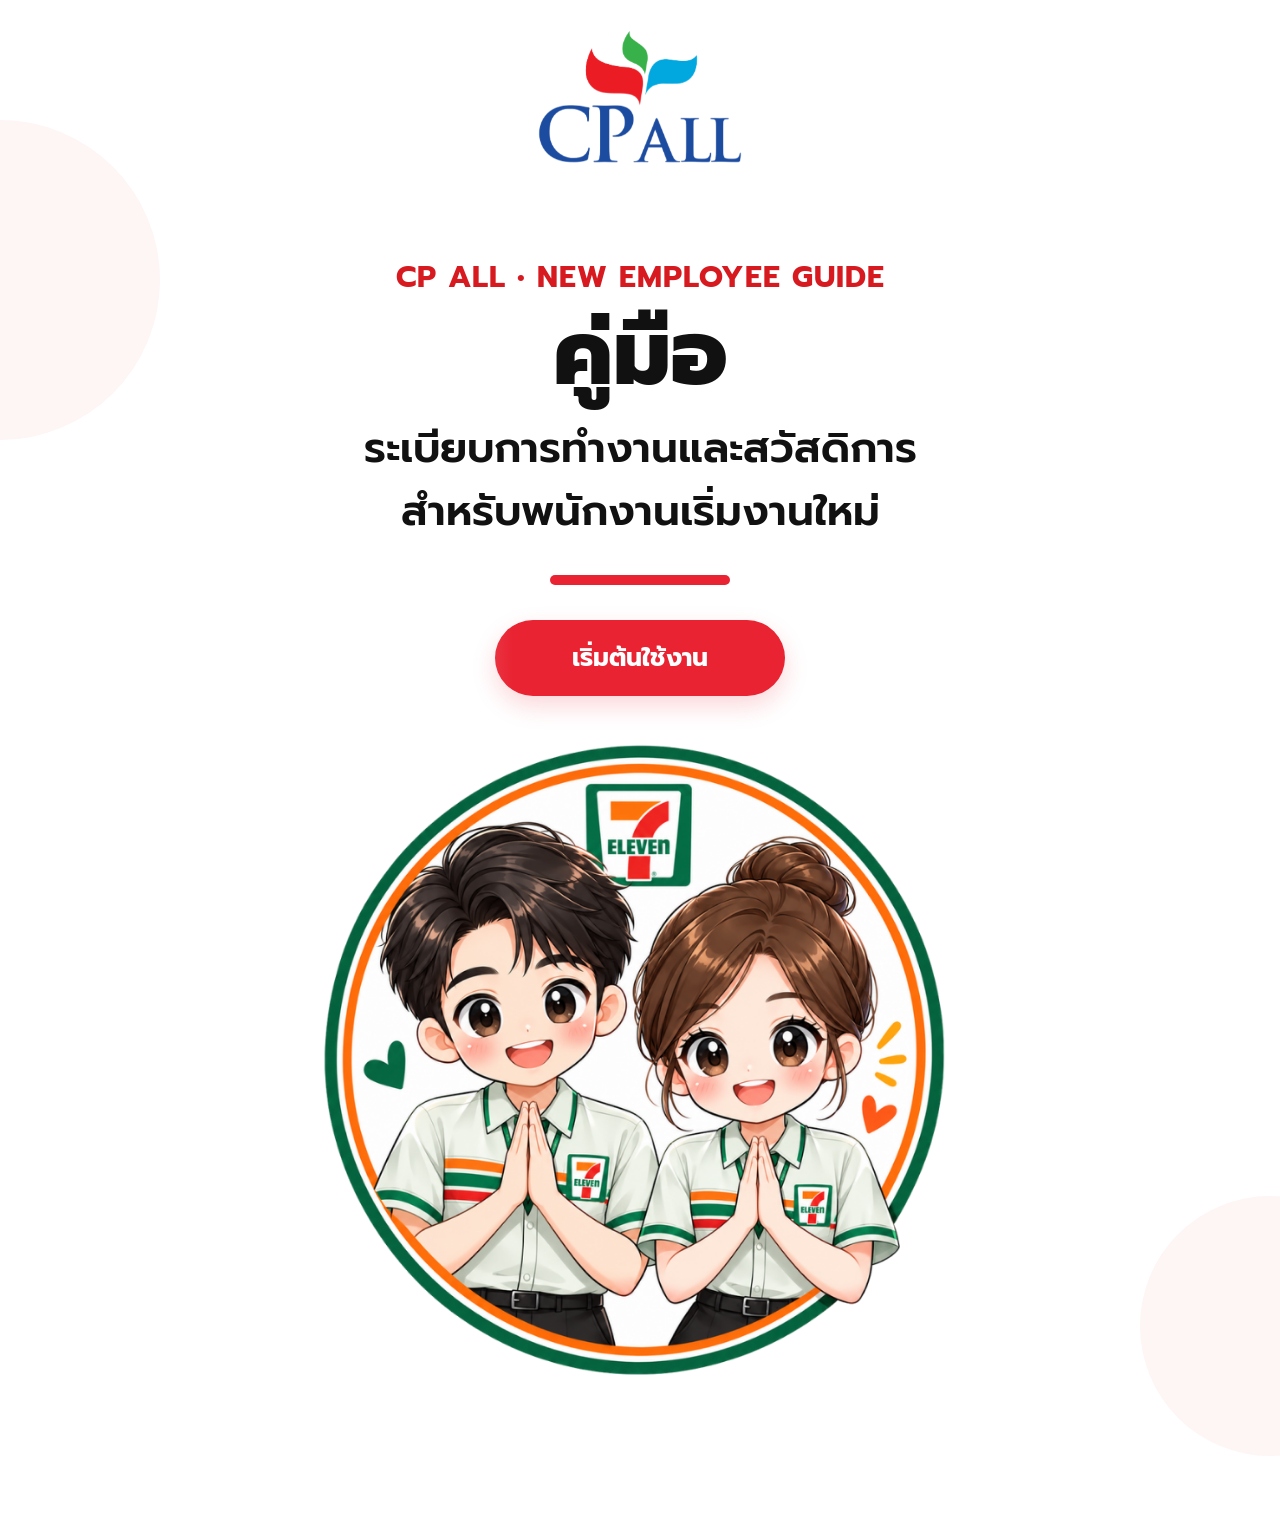
<file: index.html>
<!doctype html>
<html lang="th">
<head>
  <meta charset="UTF-8">
  <meta name="viewport" content="width=device-width, initial-scale=1.0">

  <title>คู่มือระเบียบการทำงานและสวัสดิการ</title>

  <link rel="stylesheet" href="css/style.css">
</head>

<body>

  <main class="page">

    <section class="landing">

      <!-- LOGO -->
      <div class="logo-area">
        <img
          src="assets/logo.png"
          class="landing-logo"
          alt="CP ALL Logo"
        >
      </div>


      <!-- เนื้อหา -->
      <div class="landing-content">

        <div class="kicker">
          CP ALL • NEW EMPLOYEE GUIDE
        </div>

        <h1>
          คู่มือ
        </h1>

        <h2>
          ระเบียบการทำงานและสวัสดิการ
          <br>
          สำหรับพนักงานเริ่มงานใหม่
        </h2>

        <div class="landing-line"></div>


        <!-- ปุ่มเดียว -->
        <div class="landing-actions">

          <a
            class="btn red"
            href="menu.html"
          >
            เริ่มต้นใช้งาน
          </a>

        </div>


        <!-- PIC1 อยู่ใต้ปุ่ม -->
        <div class="pic1-area">

          <img
            src="assets/pic1.png"
            class="pic1"
            alt="ภาพประกอบคู่มือ"
          >

        </div>



    </section>

  </main>

  <script src="js/main.js"></script>

</body>
</html>
</file>
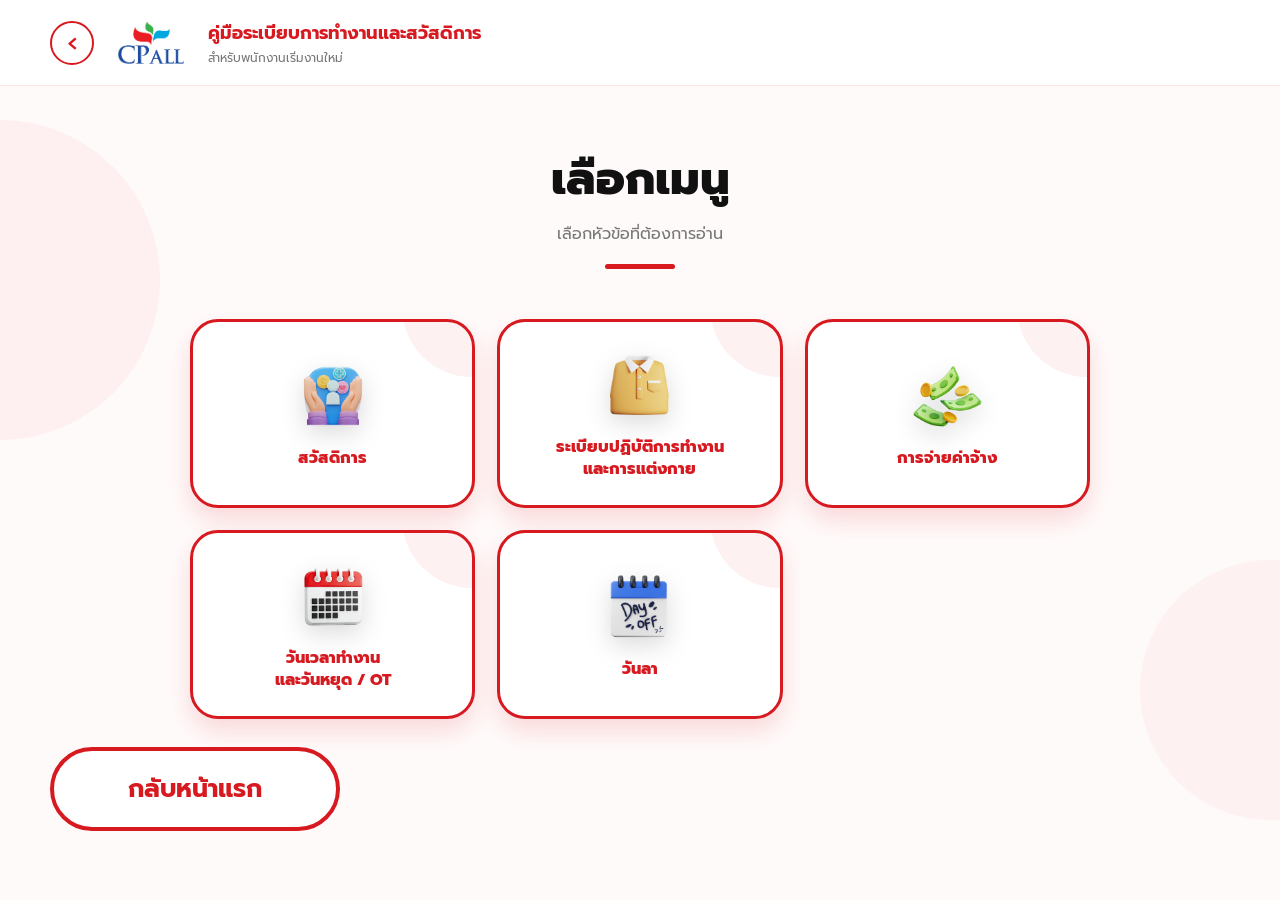
<file: menu.html>
<!doctype html>
<html lang="th">
<head>
<meta charset="utf-8"><meta name="viewport" content="width=device-width,initial-scale=1">
<title>เลือกเมนู</title><link rel="stylesheet" href="css/style.css">
</head>
<body>
<div class="page menu-page">
  <header class="header">
    <div class="header-inner">
      <a class="back" href="index.html">‹</a>
      <img src="assets/logo.png" class="logo" alt="Logo" onerror="this.style.visibility='hidden'">
      <div><div class="header-title">คู่มือระเบียบการทำงานและสวัสดิการ</div><div class="header-sub">สำหรับพนักงานเริ่มงานใหม่</div></div>
    </div>
  </header>
  <main class="container">
    <div class="menu-head fade-up">
      <h1>เลือกเมนู</h1>
      <p>เลือกหัวข้อที่ต้องการอ่าน</p>
      <div class="red-line"></div>
    </div>
    <div class="menu-grid"><a class="menu-item fade-up delay-1" href="pages/welfare.html">
  <img src="assets/1.png" class="menu-icon" alt="" onerror="this.style.visibility='hidden'">
  <div class="label">สวัสดิการ</div>
</a>

<a class="menu-item fade-up delay-6" href="pages/dress.html">
  <img src="assets/2.png" class="menu-icon" alt="" onerror="this.style.visibility='hidden'">
  <div class="label">ระเบียบปฏิบัติการทำงาน<br>และการแต่งกาย</div>
</a>
<a class="menu-item fade-up delay-1" href="pages/salary.html">
  <img src="assets/3.png" class="menu-icon" alt="" onerror="this.style.visibility='hidden'">
  <div class="label">การจ่ายค่าจ้าง</div>
</a>
<a class="menu-item fade-up delay-2" href="pages/working-time.html">
  <img src="assets/4.png" class="menu-icon" alt="" onerror="this.style.visibility='hidden'">
  <div class="label">วันเวลาทำงาน<br>และวันหยุด / OT</div>
</a>
<a class="menu-item fade-up delay-3" href="pages/leave.html">
  <img src="assets/5.png" class="menu-icon" alt="" onerror="this.style.visibility='hidden'">
  <div class="label">วันลา</div>
</a></div>
    <div class="menu-footer fade-up"><a class="btn white" href="index.html">กลับหน้าแรก</a></div>
  </main>
</div>
<script src="js/main.js"></script>
</body></html>
</file>
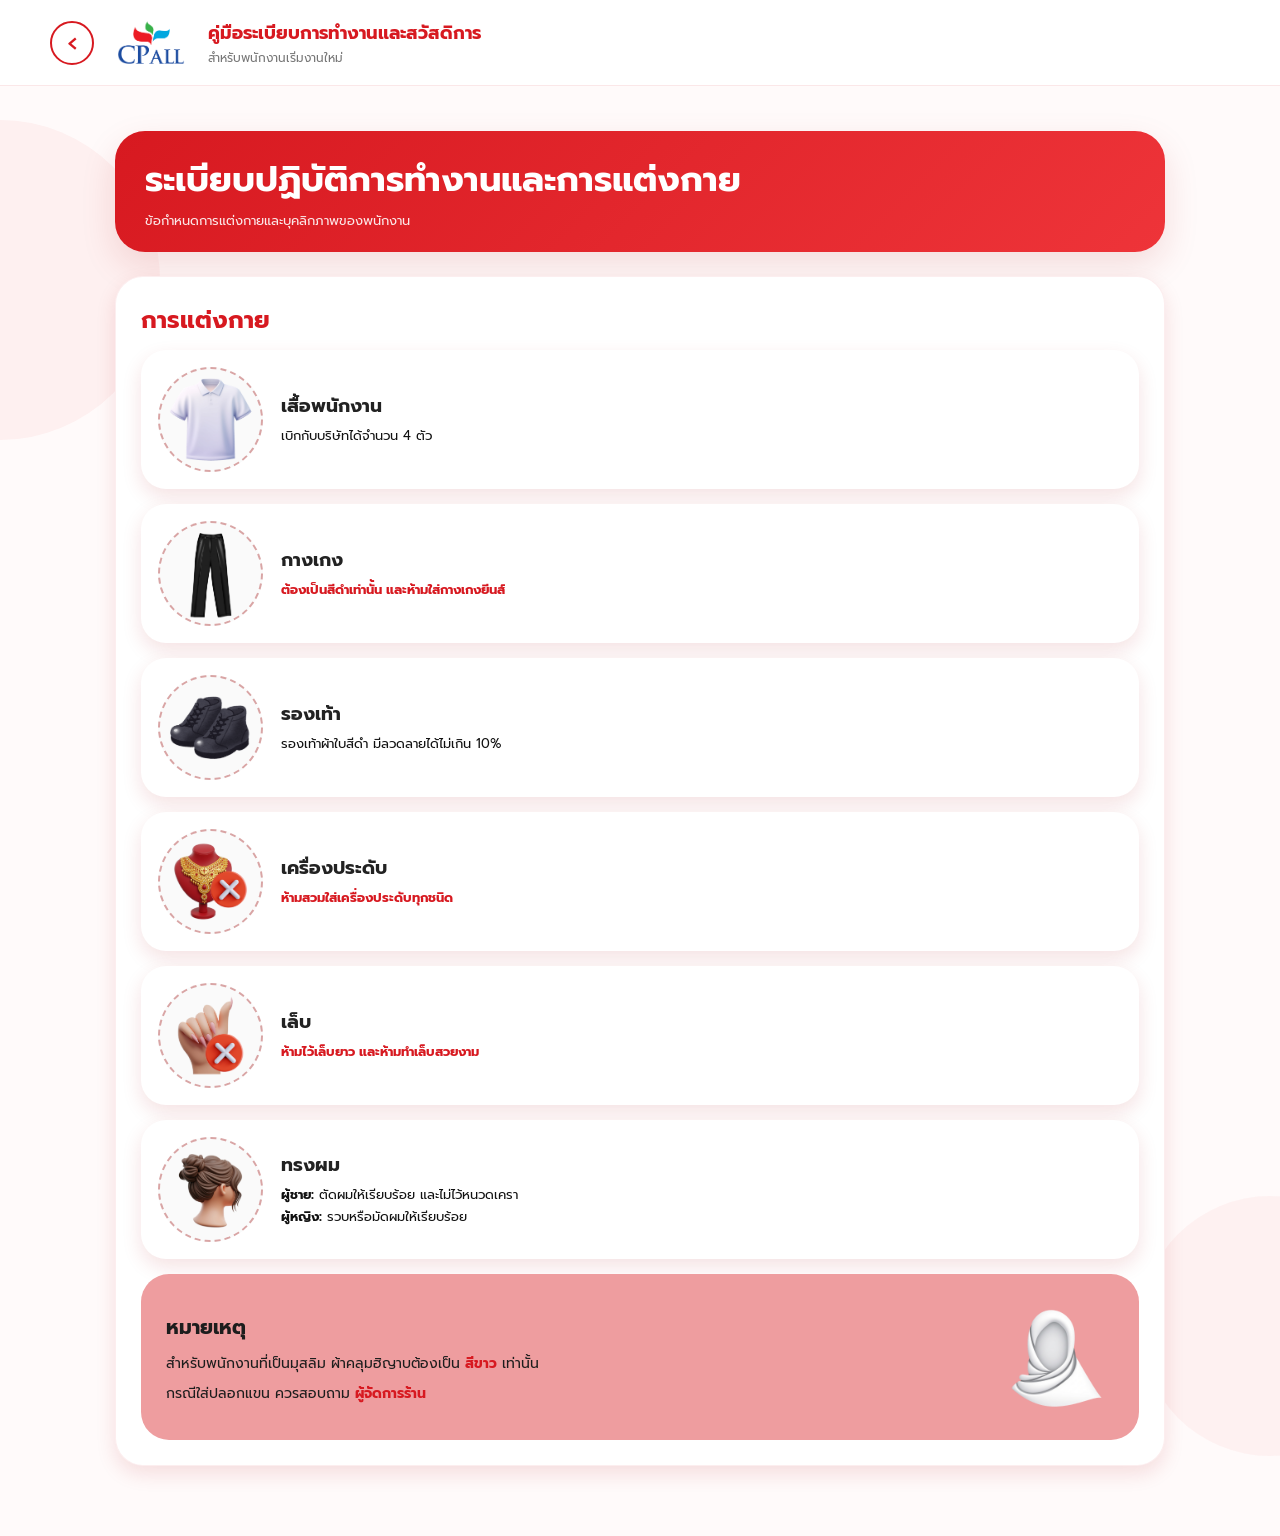
<file: pages/dress.html>
<!doctype html>
<html lang="th">
<head>
  <meta charset="utf-8">
  <meta name="viewport" content="width=device-width, initial-scale=1">
  <title>ระเบียบปฏิบัติการทำงานและการแต่งกาย</title>
  <link rel="stylesheet" href="../css/style.css">

  <style>
    .red-text {
      color: #d71920;
      font-weight: 700;
    }
  </style>
</head>

<body>
<div class="page content-page">

  <header class="header">
    <div class="header-inner">
      <a class="back" href="../menu.html">‹</a>

      <img
        src="../assets/logo.png"
        class="logo"
        alt="Logo"
        onerror="this.style.visibility='hidden'"
      >

      <div>
        <div class="header-title">คู่มือระเบียบการทำงานและสวัสดิการ</div>
        <div class="header-sub">สำหรับพนักงานเริ่มงานใหม่</div>
      </div>
    </div>
  </header>

  <main class="container">

    <div class="content-title fade-up">
      <h1>ระเบียบปฏิบัติการทำงานและการแต่งกาย</h1>
      <p>ข้อกำหนดการแต่งกายและบุคลิกภาพของพนักงาน</p>
    </div>

    <div class="content-layout">

      <div class="card full fade-up">
        <h2>การแต่งกาย</h2>

        <div class="dress-list">

          <!-- เสื้อพนักงาน -->
          <div class="dress-item">
            <div class="dress-img">
              <img src="../assets/uniform.png" alt="เสื้อพนักงาน">
            </div>
            <div>
              <h3>เสื้อพนักงาน</h3>
              <p>เบิกกับบริษัทได้จำนวน 4 ตัว</p>
            </div>
          </div>

          <!-- กางเกง -->
          <div class="dress-item">
            <div class="dress-img">
              <img src="../assets/pants.png" alt="กางเกง">
            </div>
            <div>
              <h3>กางเกง</h3>
              <p class="red-text">
                ต้องเป็นสีดำเท่านั้น และห้ามใส่กางเกงยีนส์
              </p>
            </div>
          </div>

          <!-- รองเท้า -->
          <div class="dress-item">
            <div class="dress-img">
              <img src="../assets/shoes.png" alt="รองเท้าผ้าใบ">
            </div>
            <div>
              <h3>รองเท้า</h3>
              <p>รองเท้าผ้าใบสีดำ มีลวดลายได้ไม่เกิน 10%</p>
            </div>
          </div>

          <!-- เครื่องประดับ -->
          <div class="dress-item">
            <div class="dress-img">
              <img src="../assets/accessories.png" alt="เครื่องประดับ">
            </div>
            <div>
              <h3>เครื่องประดับ</h3>
              <p class="red-text">ห้ามสวมใส่เครื่องประดับทุกชนิด</p>
            </div>
          </div>

          <!-- เล็บ -->
          <div class="dress-item">
            <div class="dress-img">
              <img src="../assets/nails.png" alt="เล็บ">
            </div>
            <div>
              <h3>เล็บ</h3>
              <p class="red-text">
                ห้ามไว้เล็บยาว และห้ามทำเล็บสวยงาม
              </p>
            </div>
          </div>

          <!-- ทรงผม -->
          <div class="dress-item">
            <div class="dress-img">
              <img src="../assets/hairstyle.png" alt="ทรงผม">
            </div>
            <div>
              <h3>ทรงผม</h3>
              <p><strong>ผู้ชาย:</strong> ตัดผมให้เรียบร้อย และไม่ไว้หนวดเครา</p>
              <p><strong>ผู้หญิง:</strong> รวบหรือมัดผมให้เรียบร้อย</p>
            </div>
          </div>

<div class="note full fade-up delay-1">
  <div class="note-hijab">
    <div class="note-hijab-text">
      <strong>หมายเหตุ</strong>

      <p>
        สำหรับพนักงานที่เป็นมุสลิม
        ผ้าคลุมฮิญาบต้องเป็น
        <span class="red-text">สีขาว</span> เท่านั้น
      </p>

      <p>
        กรณีใส่ปลอกแขน ควรสอบถาม
        <span class="red-text">ผู้จัดการร้าน</span>
      </p>
    </div>

    <div class="note-hijab-img">
      <img src="../assets/hijab.png" alt="ผ้าคลุมฮิญาบ">
    </div>
  </div>
</div>

    </div>
  </main>
</div>

<script src="../js/main.js"></script>
</body>
</html>
</file>
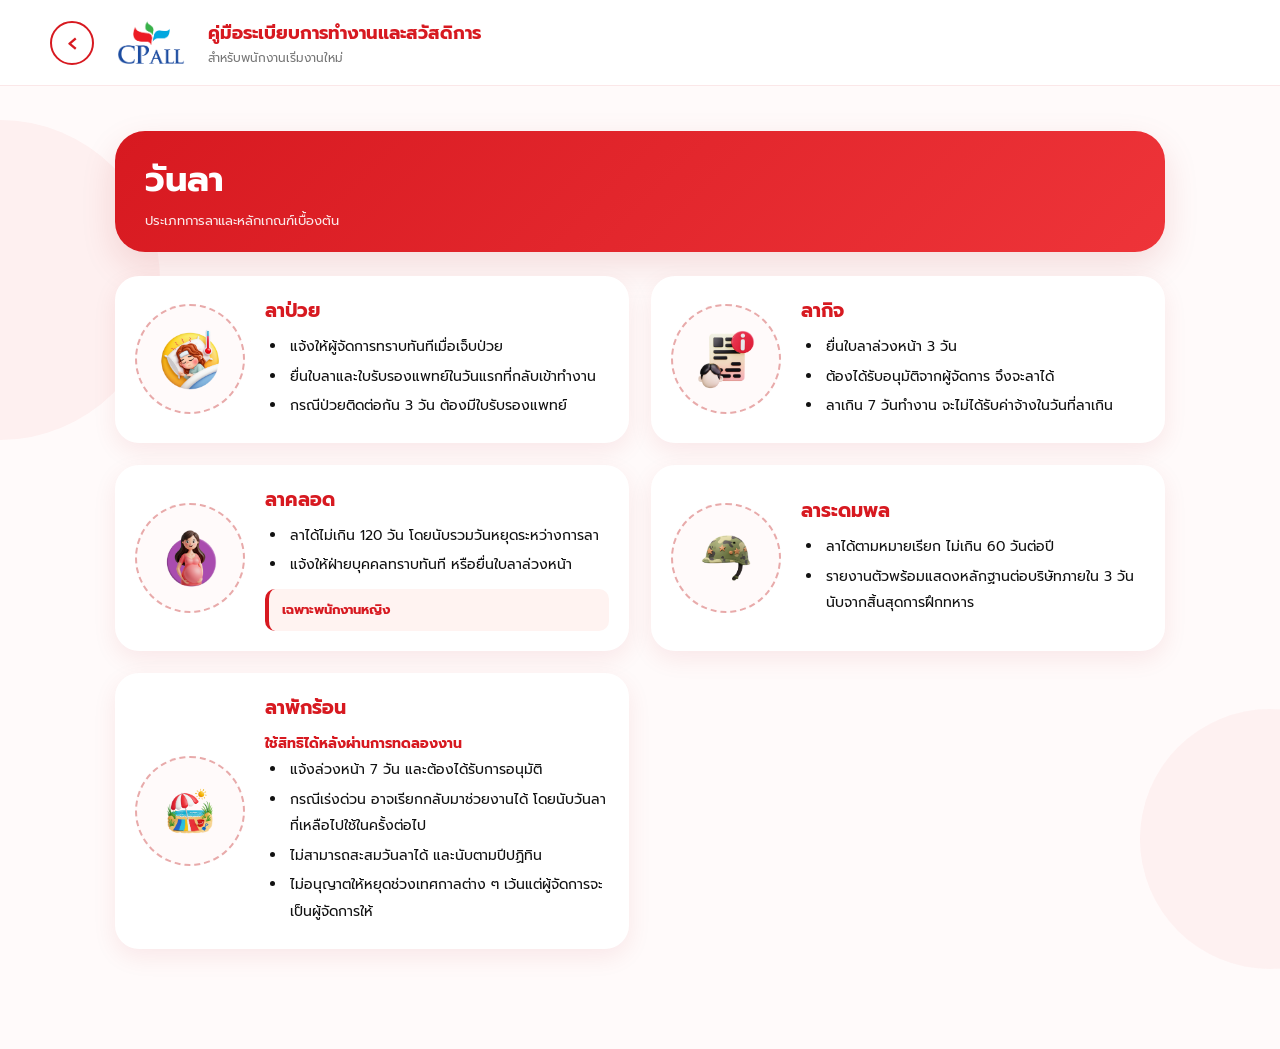
<file: pages/leave.html>
<!doctype html>
<html lang="th">
<head>
<meta charset="utf-8">
<meta name="viewport" content="width=device-width,initial-scale=1">
<title>วันลา</title>
<link rel="stylesheet" href="../css/style.css">

<style>
  .leave-list {
    display: flex;
    flex-direction: column;
    gap: 16px;
    width: 100%;
    margin-bottom: 30px;
  }

  .leave-item {
    display: grid;
    grid-template-columns: 110px 1fr;
    align-items: center;
    gap: 20px;
    width: 100%;
    padding: 20px;
    background: #fff;
    border-radius: 24px;
    box-shadow: 0 8px 25px rgba(180, 0, 20, 0.08);
    box-sizing: border-box;
    transition: transform .3s ease, box-shadow .3s ease;
    animation: leaveFadeUp .7s both;
  }

  .leave-item:hover {
    transform: translateY(-4px);
    box-shadow: 0 14px 28px rgba(180, 0, 20, 0.14);
  }

  .leave-icon {
    width: 110px;
    height: 110px;
    flex-shrink: 0;
    display: flex;
    align-items: center;
    justify-content: center;
    border: 2px dashed #e8aaaa;
    border-radius: 50%;
    overflow: hidden;
    background: #fffafa;
  }

  .leave-icon img {
    display: block;
    width: 75%;
    height: 75%;
    object-fit: contain;
    transition: transform .35s ease;
  }

  .leave-item:hover .leave-icon img {
    transform: scale(1.1);
  }

  .leave-content {
    min-width: 0;
  }

  .leave-content h3 {
    margin: 0 0 9px;
    color: #d71920;
    font-size: 19px;
  }

  .leave-content p {
    margin: 0;
    font-size: 14px;
    line-height: 1.85;
  }

  .leave-content ul {
    margin: 0;
    padding-left: 22px;
    font-size: 14px;
    line-height: 1.9;
  }

  .leave-content li {
    padding-left: 3px;
    margin-bottom: 3px;
  }

  .leave-red {
    color: #d71920;
    font-weight: 700;
  }

  .leave-warning {
    margin-top: 10px;
    padding: 10px 13px;
    background: #fff3f1;
    border-left: 4px solid #d71920;
    border-radius: 10px;
    font-size: 13px;
    line-height: 1.7;
  }

  @keyframes leaveFadeUp {
    from {
      opacity: 0;
      transform: translateY(20px);
    }
    to {
      opacity: 1;
      transform: translateY(0);
    }
  }

  @media (max-width: 600px) {
    .leave-list {
      gap: 13px;
    }

    .leave-item {
      grid-template-columns: 75px minmax(0, 1fr);
      gap: 13px;
      padding: 14px;
      border-radius: 20px;
    }

    .leave-icon {
      width: 75px;
      height: 75px;
    }

    .leave-content h3 {
      font-size: 16px;
      margin-bottom: 6px;
    }

    .leave-content p,
    .leave-content ul {
      font-size: 12px;
      line-height: 1.8;
    }

    .leave-warning {
      font-size: 12px;
    }
  }

  @media (prefers-reduced-motion: reduce) {
    .leave-item,
    .leave-icon img {
      animation: none !important;
      transition: none !important;
    }
  }
</style>
</head>

<body>
<div class="page content-page">

  <header class="header">
    <div class="header-inner">
      <a class="back" href="../menu.html">‹</a>
      <img src="../assets/logo.png" class="logo" alt="Logo"
           onerror="this.style.visibility='hidden'">
      <div>
        <div class="header-title">คู่มือระเบียบการทำงานและสวัสดิการ</div>
        <div class="header-sub">สำหรับพนักงานเริ่มงานใหม่</div>
      </div>
    </div>
  </header>

  <main class="container">

    <div class="content-title fade-up">
      <h1>วันลา</h1>
      <p>ประเภทการลาและหลักเกณฑ์เบื้องต้น</p>
    </div>

    <div class="content-layout">

      <div class="leave-list full">

        <!-- ลาป่วย -->
        <div class="leave-item fade-up">
          <div class="leave-icon">
            <img src="../assets/sick-leave.png" alt="ลาป่วย">
          </div>
          <div class="leave-content">
            <h3>ลาป่วย</h3>
            <ul>
              <li>แจ้งให้ผู้จัดการทราบทันทีเมื่อเจ็บป่วย</li>
              <li>ยื่นใบลาและใบรับรองแพทย์ในวันแรกที่กลับเข้าทำงาน</li>
              <li>กรณีป่วยติดต่อกัน 3 วัน ต้องมีใบรับรองแพทย์</li>
            </ul>
          </div>
        </div>

        <!-- ลากิจ -->
        <div class="leave-item fade-up delay-1">
          <div class="leave-icon">
            <img src="../assets/personal-leave.png" alt="ลากิจ">
          </div>
          <div class="leave-content">
            <h3>ลากิจ</h3>
            <ul>
              <li>ยื่นใบลาล่วงหน้า 3 วัน</li>
              <li>ต้องได้รับอนุมัติจากผู้จัดการ จึงจะลาได้</li>
              <li>ลาเกิน 7 วันทำงาน จะไม่ได้รับค่าจ้างในวันที่ลาเกิน</li>
            </ul>
          </div>
        </div>

        <!-- ลาคลอด -->
        <div class="leave-item fade-up delay-2">
          <div class="leave-icon">
            <img src="../assets/maternity-leave.png" alt="ลาคลอด">
          </div>
          <div class="leave-content">
            <h3>ลาคลอด</h3>
            <ul>
              <li>ลาได้ไม่เกิน 120 วัน โดยนับรวมวันหยุดระหว่างการลา</li>
              <li>แจ้งให้ฝ่ายบุคคลทราบทันที หรือยื่นใบลาล่วงหน้า</li>
            </ul>
            <div class="leave-warning">
              <span class="leave-red">เฉพาะพนักงานหญิง</span>
            </div>
          </div>
        </div>

        <!-- ลาระดมพล -->
        <div class="leave-item fade-up delay-3">
          <div class="leave-icon">
            <img src="../assets/military-leave.png" alt="ลาระดมพล">
          </div>
          <div class="leave-content">
            <h3>ลาระดมพล</h3>
            <ul>
              <li>ลาได้ตามหมายเรียก ไม่เกิน 60 วันต่อปี</li>
              <li>รายงานตัวพร้อมแสดงหลักฐานต่อบริษัทภายใน 3 วัน นับจากสิ้นสุดการฝึกทหาร</li>
            </ul>
          </div>
        </div>

        <!-- ลาพักร้อน -->
        <div class="leave-item fade-up delay-4">
          <div class="leave-icon">
            <img src="../assets/annual-leave.png" alt="ลาพักร้อน">
          </div>
          <div class="leave-content">
            <h3>ลาพักร้อน</h3>
            <p class="leave-red">ใช้สิทธิได้หลังผ่านการทดลองงาน</p>
            <ul>
              <li>แจ้งล่วงหน้า 7 วัน และต้องได้รับการอนุมัติ</li>
              <li>กรณีเร่งด่วน อาจเรียกกลับมาช่วยงานได้ โดยนับวันลาที่เหลือไปใช้ในครั้งต่อไป</li>
              <li>ไม่สามารถสะสมวันลาได้ และนับตามปีปฏิทิน</li>
              <li>ไม่อนุญาตให้หยุดช่วงเทศกาลต่าง ๆ เว้นแต่ผู้จัดการจะเป็นผู้จัดการให้</li>
            </ul>
          </div>
        </div>

      </div>

    </div>
  </main>
</div>

<script src="../js/main.js"></script>
</body>
</html>
</file>
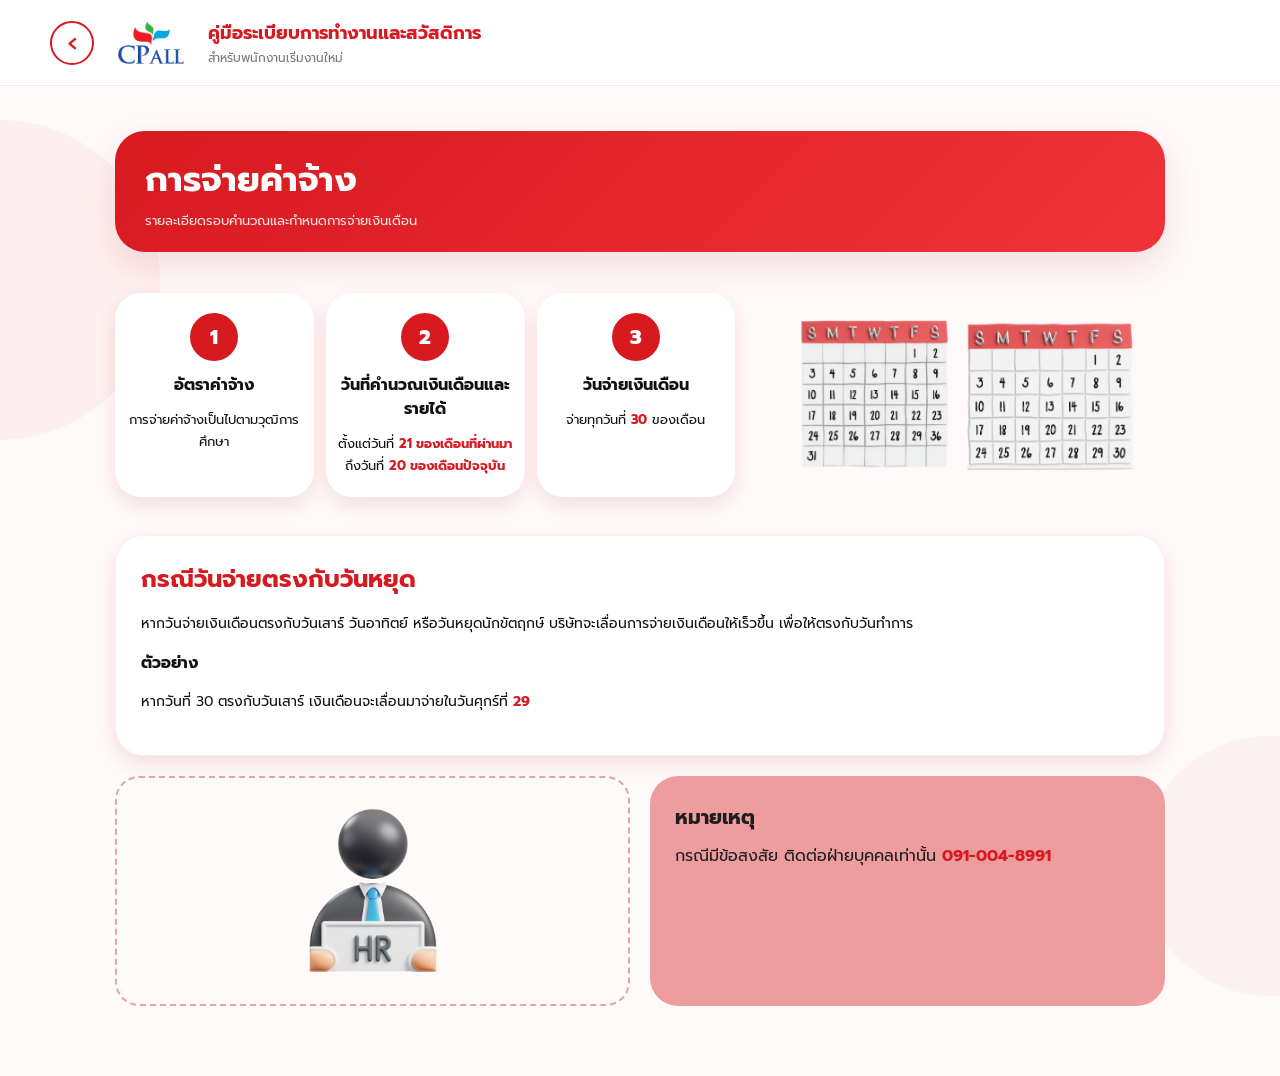
<file: pages/salary.html>
<!doctype html>
<html lang="th">
<head>
  <meta charset="UTF-8">
  <meta name="viewport" content="width=device-width, initial-scale=1.0">
  <title>การจ่ายค่าจ้าง</title>
  <link rel="stylesheet" href="../css/style.css">

  <style>
    .salary-highlight {
      color: #d71920;
      font-weight: 700;
    }

    .salary-contact {
      color: #d71920;
      font-weight: 700;
      white-space: nowrap;
    }

    .salary-step p {
      line-height: 1.7;
    }

    .salary-note p {
      margin: 8px 0 0;
      line-height: 1.7;
    }

    /* ส่วนบน: การ์ดอยู่ซ้าย รูป salary อยู่ขวา */
    .salary-top {
      grid-column: 1 / -1;
      display: grid;
      grid-template-columns: 1.2fr 0.8fr;
      gap: 16px;
      align-items: center;
      width: 100%;
    }

    .salary-flow {
      grid-column: 1;
      grid-row: 1;
      display: grid;
      grid-template-columns: repeat(3, minmax(0, 1fr));
      gap: 12px;
      min-width: 0;
    }

    .salary-step {
      min-width: 0;
      text-align: center;
      padding: 20px 12px;
      background: #fff;
      border-radius: 26px;
      box-shadow: 0 8px 20px rgba(170,20,25,.12);
    }

    .salary-step .number {
      width: 48px;
      height: 48px;
      border-radius: 50%;
      background: #d71920;
      color: #fff;
      margin: 0 auto 12px;
      display: flex;
      align-items: center;
      justify-content: center;
      font-size: 20px;
      font-weight: 800;
    }

    .salary-step h3 {
      font-size: 16px;
      line-height: 1.5;
      margin: 0 0 12px;
    }

    .salary-step p {
      font-size: 13px;
      margin: 0;
      line-height: 1.7;
    }

    .salary-top-image {
      grid-column: 2;
      grid-row: 1;
      width: 100%;
      display: flex;
      justify-content: center;
      align-items: center;
      padding: 10px;
      box-sizing: border-box;
      min-width: 0;
    }

    .salary-top-image img {
      display: block;
      width: 100%;
      max-width: 420px;
      max-height: 260px;
      object-fit: contain;
    }

    /* รูป boos ด้านล่าง */
    .salary-bottom-image {
      width: 100%;
      height: 230px;
      min-height: 230px;
      display: flex;
      justify-content: center;
      align-items: center;
      padding: 12px;
      box-sizing: border-box;
      overflow: hidden;
    }

    .salary-bottom-image img {
      width: 100%;
      height: 100%;
      max-width: 100%;
      max-height: 100%;
      display: block;
      object-fit: contain;
    }

    .salary-example {
      margin-top: 12px;
    }

    @media (max-width: 900px) {
      .salary-top {
        grid-template-columns: 1fr;
      }

      .salary-flow {
        grid-column: 1;
        grid-row: 1;
      }

      .salary-top-image {
        grid-column: 1;
        grid-row: 2;
      }

      .salary-top-image img {
        max-height: 220px;
      }
    }

    @media (max-width: 600px) {
      .salary-flow {
        grid-template-columns: 1fr;
      }

      .salary-step {
        padding: 20px;
      }

      .salary-top-image img {
        max-height: 180px;
      }

      .salary-bottom-image {
        height: 190px;
        min-height: 190px;
      }
    }
  </style>
</head>

<body>
<div class="page content-page">

  <header class="header">
    <div class="header-inner">
      <a class="back" href="../menu.html">‹</a>

      <img
        src="../assets/logo.png"
        class="logo"
        alt="Logo"
        onerror="this.style.visibility='hidden'"
      >

      <div>
        <div class="header-title">คู่มือระเบียบการทำงานและสวัสดิการ</div>
        <div class="header-sub">สำหรับพนักงานเริ่มงานใหม่</div>
      </div>
    </div>
  </header>

  <main class="container">

    <div class="content-title fade-up">
      <h1>การจ่ายค่าจ้าง</h1>
      <p>รายละเอียดรอบคำนวณและกำหนดการจ่ายเงินเดือน</p>
    </div>

    <div class="content-layout">

      <!-- การ์ดอยู่ซ้าย รูป salary อยู่ขวา -->
      <div class="salary-top">

        <div class="salary-flow">

          <div class="salary-step fade-up">
            <div class="number">1</div>
            <h3>อัตราค่าจ้าง</h3>
            <p>การจ่ายค่าจ้างเป็นไปตามวุฒิการศึกษา</p>
          </div>

          <div class="salary-step fade-up delay-1">
            <div class="number">2</div>
            <h3>วันที่คำนวณเงินเดือนและรายได้</h3>
            <p>
              ตั้งแต่วันที่
              <span class="salary-highlight">21 ของเดือนที่ผ่านมา</span>
              ถึงวันที่
              <span class="salary-highlight">20 ของเดือนปัจจุบัน</span>
            </p>
          </div>

          <div class="salary-step fade-up delay-2">
            <div class="number">3</div>
            <h3>วันจ่ายเงินเดือน</h3>
            <p>
              จ่ายทุกวันที่
              <span class="salary-highlight">30</span>
              ของเดือน
            </p>
          </div>

        </div>

        <div class="salary-top-image fade-up">
          <img src="../assets/salary.png" alt="การจ่ายค่าจ้าง">
        </div>

      </div>

      <div class="card full fade-up delay-3">
        <h2>กรณีวันจ่ายตรงกับวันหยุด</h2>
        <p>
          หากวันจ่ายเงินเดือนตรงกับวันเสาร์ วันอาทิตย์
          หรือวันหยุดนักขัตฤกษ์ บริษัทจะเลื่อนการจ่ายเงินเดือนให้เร็วขึ้น
          เพื่อให้ตรงกับวันทำการ
        </p>

        <div class="salary-example">
          <strong>ตัวอย่าง</strong>
          <p>
            หากวันที่ 30 ตรงกับวันเสาร์
            เงินเดือนจะเลื่อนมาจ่ายในวันศุกร์ที่
            <span class="salary-highlight">29</span>
          </p>
        </div>
      </div>

      <!-- รูป boos ใช้กรอบ placeholder เดิม -->
      <div class="placeholder full fade-up delay-4 salary-bottom-image">
        <img src="../assets/boos.png" alt="ภาพประกอบ">
      </div>

      <div class="note full fade-up delay-4 salary-note">
        <strong>หมายเหตุ</strong>
        <p>
          กรณีมีข้อสงสัย ติดต่อฝ่ายบุคคลเท่านั้น
          <span class="salary-contact">091-004-8991</span>
        </p>
      </div>

    </div>
  </main>
</div>

<script src="../js/main.js"></script>
</body>
</html>
</file>
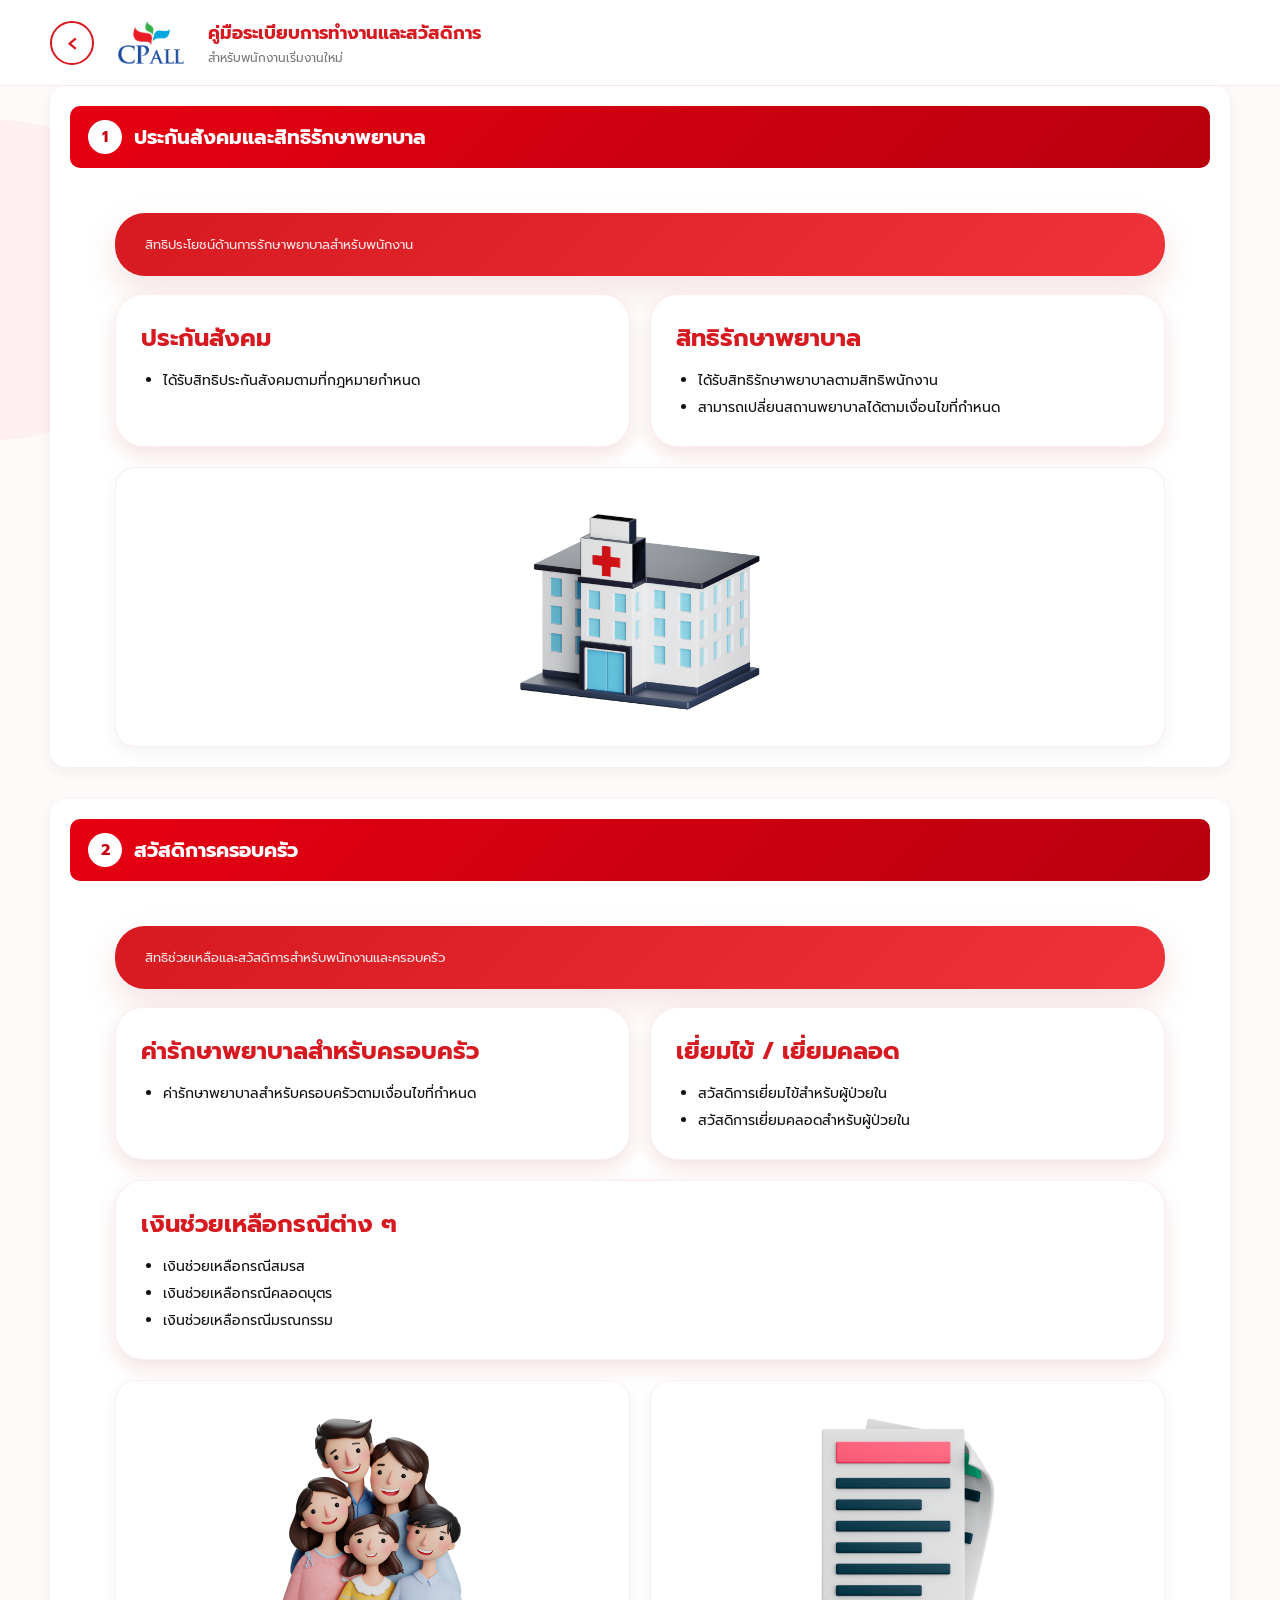
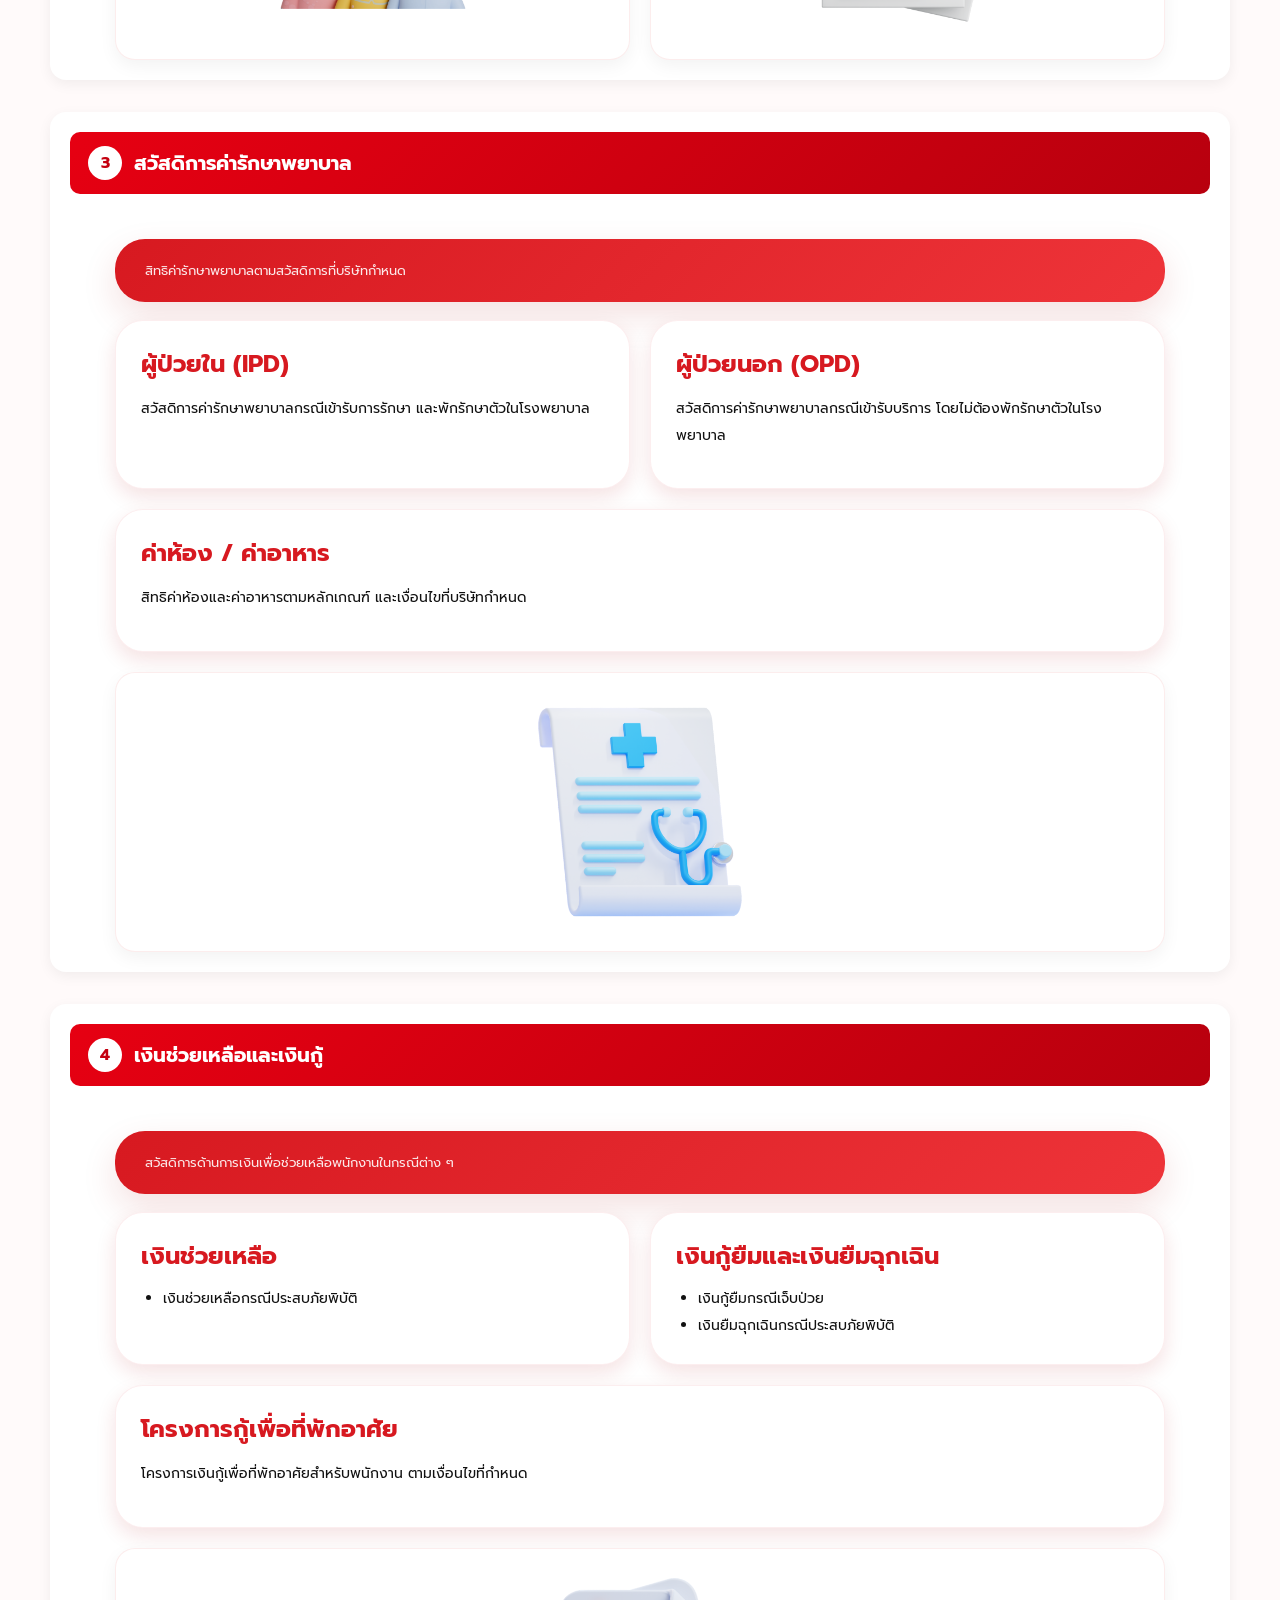
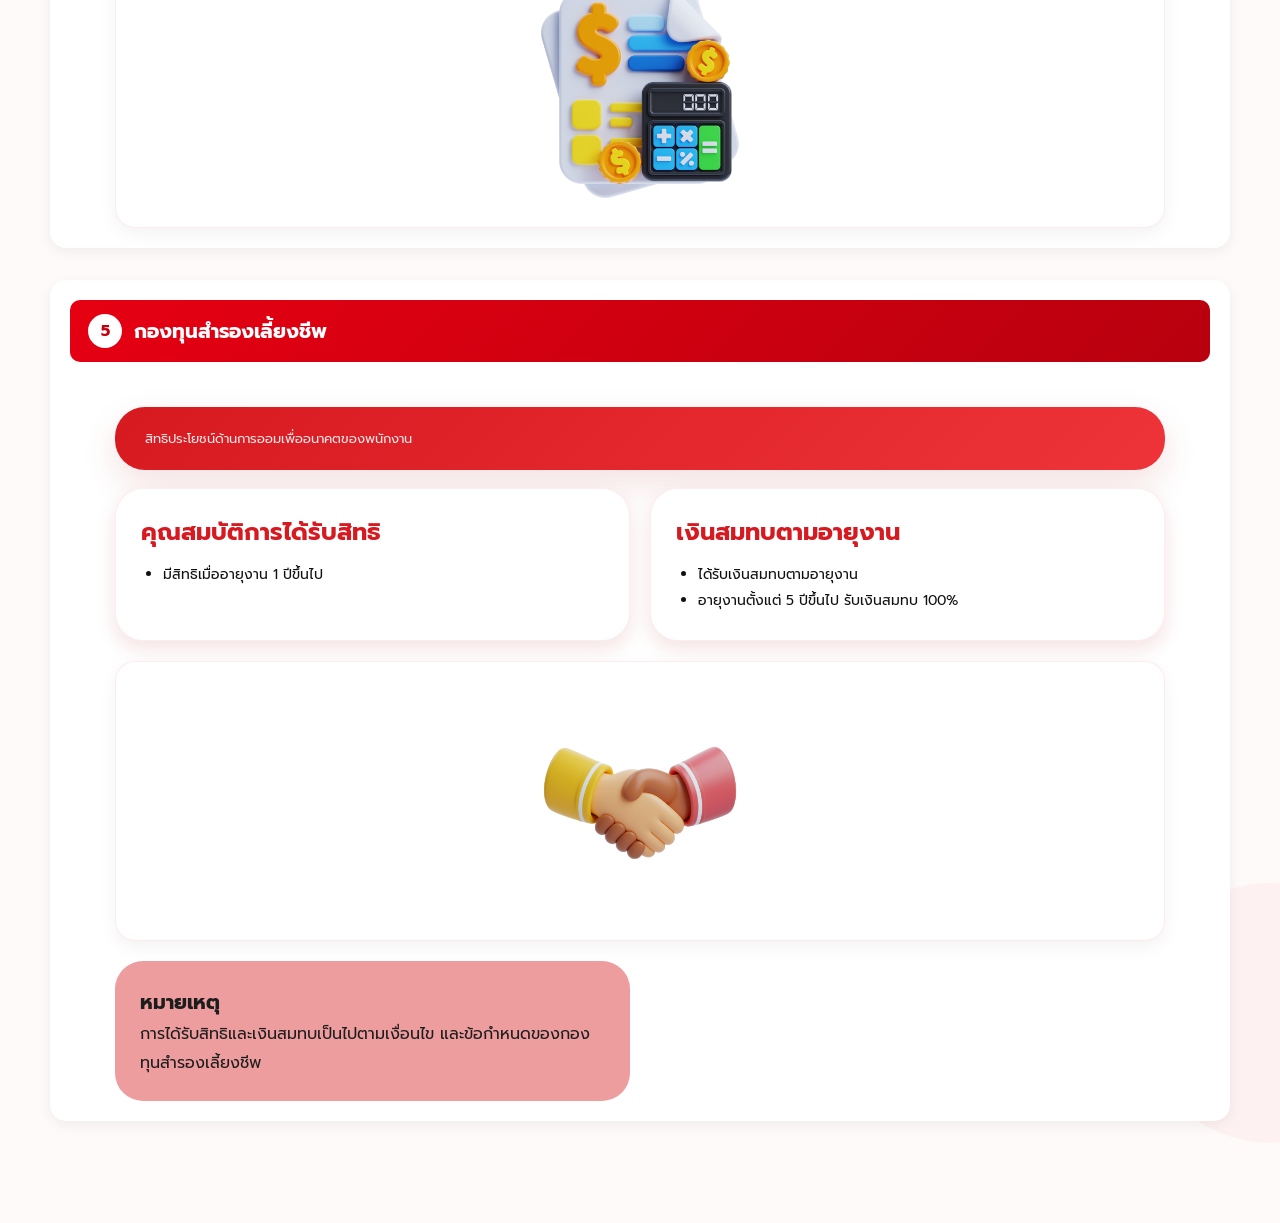
<file: pages/welfare.html>
<!doctype html>
<html lang="th">
<head>
  <meta charset="utf-8">
  <meta name="viewport" content="width=device-width, initial-scale=1">
  <title>สวัสดิการ</title>
  <link rel="stylesheet" href="../css/style.css">

  <style>
    .welfare-section {
      margin-bottom: 32px;
      padding: 20px;
      background: #fff;
      border-radius: 16px;
      box-shadow: 0 4px 14px rgba(0,0,0,.06);
    }

    .welfare-heading {
      display: flex;
      align-items: center;
      gap: 12px;
      margin: 0 0 20px;
      padding: 14px 18px;
      color: #fff;
      background: linear-gradient(135deg,#e60012,#b8000e);
      border-radius: 10px;
    }

    .welfare-heading h2 {
      margin: 0;
      color: #fff;
      font-size: 20px;
    }

    .welfare-heading .number {
      display: flex;
      align-items: center;
      justify-content: center;
      width: 34px;
      height: 34px;
      flex-shrink: 0;
      color: #c40010;
      background: #fff;
      border-radius: 50%;
      font-weight: bold;
    }

    .welfare-section .content-title {
      margin-bottom: 18px;
    }

    .welfare-section .content-title p {
      margin: 0;
    }


/* ==============================
   จัดรูปภาพสวัสดิการให้สวยงาม
   ============================== */

.image-box {
  width: 100%;
  height: 280px;
  padding: 18px;
  display: flex;
  align-items: center;
  justify-content: center;

  background: #fff;
  border: 1px solid rgba(215,25,32,.08);
  border-radius: 20px;

  overflow: hidden;
  box-shadow: 0 6px 18px rgba(0,0,0,.05);
}

/* รูปภาพทุกประเภท */
.image-box img {
  display: block;

  width: 100%;
  height: 100%;

  max-width: 100%;
  max-height: 100%;

  object-fit: contain;
  object-position: center;

  border-radius: 12px;
}

/* รูปที่เต็มแถว */
.image-box.full {
  grid-column: 1 / -1;
  width: 100%;
}

/* รูปที่อยู่ในช่องครึ่งแถว */
.image-box:not(.full) {
  min-width: 0;
}

/* Hover */
.image-box img:hover {
  transform: scale(1.02);
  transition: transform .3s ease;
}

/* Tablet */
@media (max-width: 900px) {
  .image-box {
    height: 250px;
    padding: 15px;
  }
}

/* Mobile */
@media (max-width: 600px) {
  .image-box {
    height: 210px;
    padding: 12px;
    border-radius: 16px;
  }

  .image-box img {
    border-radius: 10px;
  }
}
/* จัดรูปภาพให้อยู่ซ้าย-ขวา */
.image-box.half {
  grid-column: span 1;
  width: 100%;
  height: 280px;
  min-width: 0;
  padding: 12px;
  display: flex;
  align-items: center;
  justify-content: center;
  box-sizing: border-box;
}

.image-box.half img {
  width: 100%;
  height: 100%;
  max-width: 100%;
  max-height: 100%;
  object-fit: contain;
  object-position: center;
}

/* หน้าจอมือถือให้เรียงบน-ล่าง */
@media (max-width: 600px) {
  .image-box.half {
    grid-column: 1 / -1;
    height: 220px;
  }
}


  </style>
</head>

<body>

<div class="page content-page">

  <!-- Header -->
  <header class="header">
    <div class="header-inner">

      <a class="back" href="../menu.html">‹</a>

      <img
        src="../assets/logo.png"
        class="logo"
        alt="Logo"
        onerror="this.style.visibility='hidden'"
      >

      <div>
        <div class="header-title">
          คู่มือระเบียบการทำงานและสวัสดิการ
        </div>
        <div class="header-sub">
          สำหรับพนักงานเริ่มงานใหม่
        </div>
      </div>

    </div>
  </header>


  <main class="container">

    <!-- =========================
         1. ประกันสังคมและสิทธิรักษาพยาบาล
         ========================= -->
    <section class="welfare-section">

      <div class="welfare-heading">
        <span class="number">1</span>
        <h2>ประกันสังคมและสิทธิรักษาพยาบาล</h2>
      </div>

      <div class="content-title fade-up">
        <p>สิทธิประโยชน์ด้านการรักษาพยาบาลสำหรับพนักงาน</p>
      </div>

      <div class="content-layout">

        <div class="card fade-up">
          <h2>ประกันสังคม</h2>
          <ul>
            <li>ได้รับสิทธิประกันสังคมตามที่กฎหมายกำหนด</li>
          </ul>
        </div>

        <div class="card fade-up delay-1">
          <h2>สิทธิรักษาพยาบาล</h2>
          <ul>
            <li>ได้รับสิทธิรักษาพยาบาลตามสิทธิพนักงาน</li>
            <li>สามารถเปลี่ยนสถานพยาบาลได้ตามเงื่อนไขที่กำหนด</li>
          </ul>
        </div>

        <div class="image-box full fade-up delay-2">
          <img
            src="../assets/hospital.png"
            alt="ประกันสังคมและสิทธิรักษาพยาบาล"
          >
        </div>

      </div>
    </section>


    <!-- =========================
         2. สวัสดิการครอบครัว
         ========================= -->
    <section class="welfare-section">

      <div class="welfare-heading">
        <span class="number">2</span>
        <h2>สวัสดิการครอบครัว</h2>
      </div>

      <div class="content-title fade-up">
        <p>สิทธิช่วยเหลือและสวัสดิการสำหรับพนักงานและครอบครัว</p>
      </div>

      <div class="content-layout">

        <div class="card fade-up">
          <h2>ค่ารักษาพยาบาลสำหรับครอบครัว</h2>
          <ul>
            <li>ค่ารักษาพยาบาลสำหรับครอบครัวตามเงื่อนไขที่กำหนด</li>
          </ul>
        </div>

        <div class="card fade-up delay-1">
          <h2>เยี่ยมไข้ / เยี่ยมคลอด</h2>
          <ul>
            <li>สวัสดิการเยี่ยมไข้สำหรับผู้ป่วยใน</li>
            <li>สวัสดิการเยี่ยมคลอดสำหรับผู้ป่วยใน</li>
          </ul>
        </div>

        <div class="card full fade-up delay-2">
          <h2>เงินช่วยเหลือกรณีต่าง ๆ</h2>
          <ul>
            <li>เงินช่วยเหลือกรณีสมรส</li>
            <li>เงินช่วยเหลือกรณีคลอดบุตร</li>
            <li>เงินช่วยเหลือกรณีมรณกรรม</li>
          </ul>
        </div>
<div class="image-box half fade-up delay-3">
  <img src="../assets/family.png" alt="สวัสดิการครอบครัว">
</div>

<div class="image-box half fade-up delay-4">
  <img src="../assets/family-document.png" alt="เอกสารสวัสดิการครอบครัว">
</div>

      </div>
    </section>


    <!-- =========================
         3. สวัสดิการค่ารักษาพยาบาล
         ========================= -->
    <section class="welfare-section">

      <div class="welfare-heading">
        <span class="number">3</span>
        <h2>สวัสดิการค่ารักษาพยาบาล</h2>
      </div>

      <div class="content-title fade-up">
        <p>สิทธิค่ารักษาพยาบาลตามสวัสดิการที่บริษัทกำหนด</p>
      </div>

      <div class="content-layout">

        <div class="card fade-up">
          <h2>ผู้ป่วยใน (IPD)</h2>
          <p>
            สวัสดิการค่ารักษาพยาบาลกรณีเข้ารับการรักษา
            และพักรักษาตัวในโรงพยาบาล
          </p>
        </div>

        <div class="card fade-up delay-1">
          <h2>ผู้ป่วยนอก (OPD)</h2>
          <p>
            สวัสดิการค่ารักษาพยาบาลกรณีเข้ารับบริการ
            โดยไม่ต้องพักรักษาตัวในโรงพยาบาล
          </p>
        </div>

        <div class="card full fade-up delay-2">
          <h2>ค่าห้อง / ค่าอาหาร</h2>
          <p>
            สิทธิค่าห้องและค่าอาหารตามหลักเกณฑ์
            และเงื่อนไขที่บริษัทกำหนด
          </p>
        </div>

        <div class="image-box full fade-up delay-3">
          <img
            src="../assets/medical.png"
            alt="สวัสดิการค่ารักษาพยาบาล"
          >
        </div>

      </div>
    </section>


    <!-- =========================
         4. เงินช่วยเหลือและเงินกู้
         ========================= -->
    <section class="welfare-section">

      <div class="welfare-heading">
        <span class="number">4</span>
        <h2>เงินช่วยเหลือและเงินกู้</h2>
      </div>

      <div class="content-title fade-up">
        <p>สวัสดิการด้านการเงินเพื่อช่วยเหลือพนักงานในกรณีต่าง ๆ</p>
      </div>

      <div class="content-layout">

        <div class="card fade-up">
          <h2>เงินช่วยเหลือ</h2>
          <ul>
            <li>เงินช่วยเหลือกรณีประสบภัยพิบัติ</li>
          </ul>
        </div>

        <div class="card fade-up delay-1">
          <h2>เงินกู้ยืมและเงินยืมฉุกเฉิน</h2>
          <ul>
            <li>เงินกู้ยืมกรณีเจ็บป่วย</li>
            <li>เงินยืมฉุกเฉินกรณีประสบภัยพิบัติ</li>
          </ul>
        </div>

        <div class="card full fade-up delay-2">
          <h2>โครงการกู้เพื่อที่พักอาศัย</h2>
          <p>
            โครงการเงินกู้เพื่อที่พักอาศัยสำหรับพนักงาน
            ตามเงื่อนไขที่กำหนด
          </p>
        </div>

        <div class="image-box full fade-up delay-3">
          <img
            src="../assets/financial.png"
            alt="เงินช่วยเหลือและเงินกู้"
          >
        </div>

      </div>
    </section>


    <!-- =========================
         5. กองทุนสำรองเลี้ยงชีพ
         ========================= -->
    <section class="welfare-section">

      <div class="welfare-heading">
        <span class="number">5</span>
        <h2>กองทุนสำรองเลี้ยงชีพ</h2>
      </div>

      <div class="content-title fade-up">
        <p>สิทธิประโยชน์ด้านการออมเพื่ออนาคตของพนักงาน</p>
      </div>

      <div class="content-layout">

        <div class="card fade-up">
          <h2>คุณสมบัติการได้รับสิทธิ</h2>
          <ul>
            <li>มีสิทธิเมื่ออายุงาน 1 ปีขึ้นไป</li>
          </ul>
        </div>

        <div class="card fade-up delay-1">
          <h2>เงินสมทบตามอายุงาน</h2>
          <ul>
            <li>ได้รับเงินสมทบตามอายุงาน</li>
            <li>อายุงานตั้งแต่ 5 ปีขึ้นไป รับเงินสมทบ 100%</li>
          </ul>
        </div>

        <div class="image-box full fade-up delay-2">
          <img
            src="../assets/provident-fund.png"
            alt="กองทุนสำรองเลี้ยงชีพ"
          >
        </div>

        <div class="note full fade-up delay-3">
          <strong>หมายเหตุ</strong>
          การได้รับสิทธิและเงินสมทบเป็นไปตามเงื่อนไข
          และข้อกำหนดของกองทุนสำรองเลี้ยงชีพ
        </div>

      </div>
    </section>

  </main>
</div>

<script src="../js/main.js"></script>

</body>
</html>
</file>
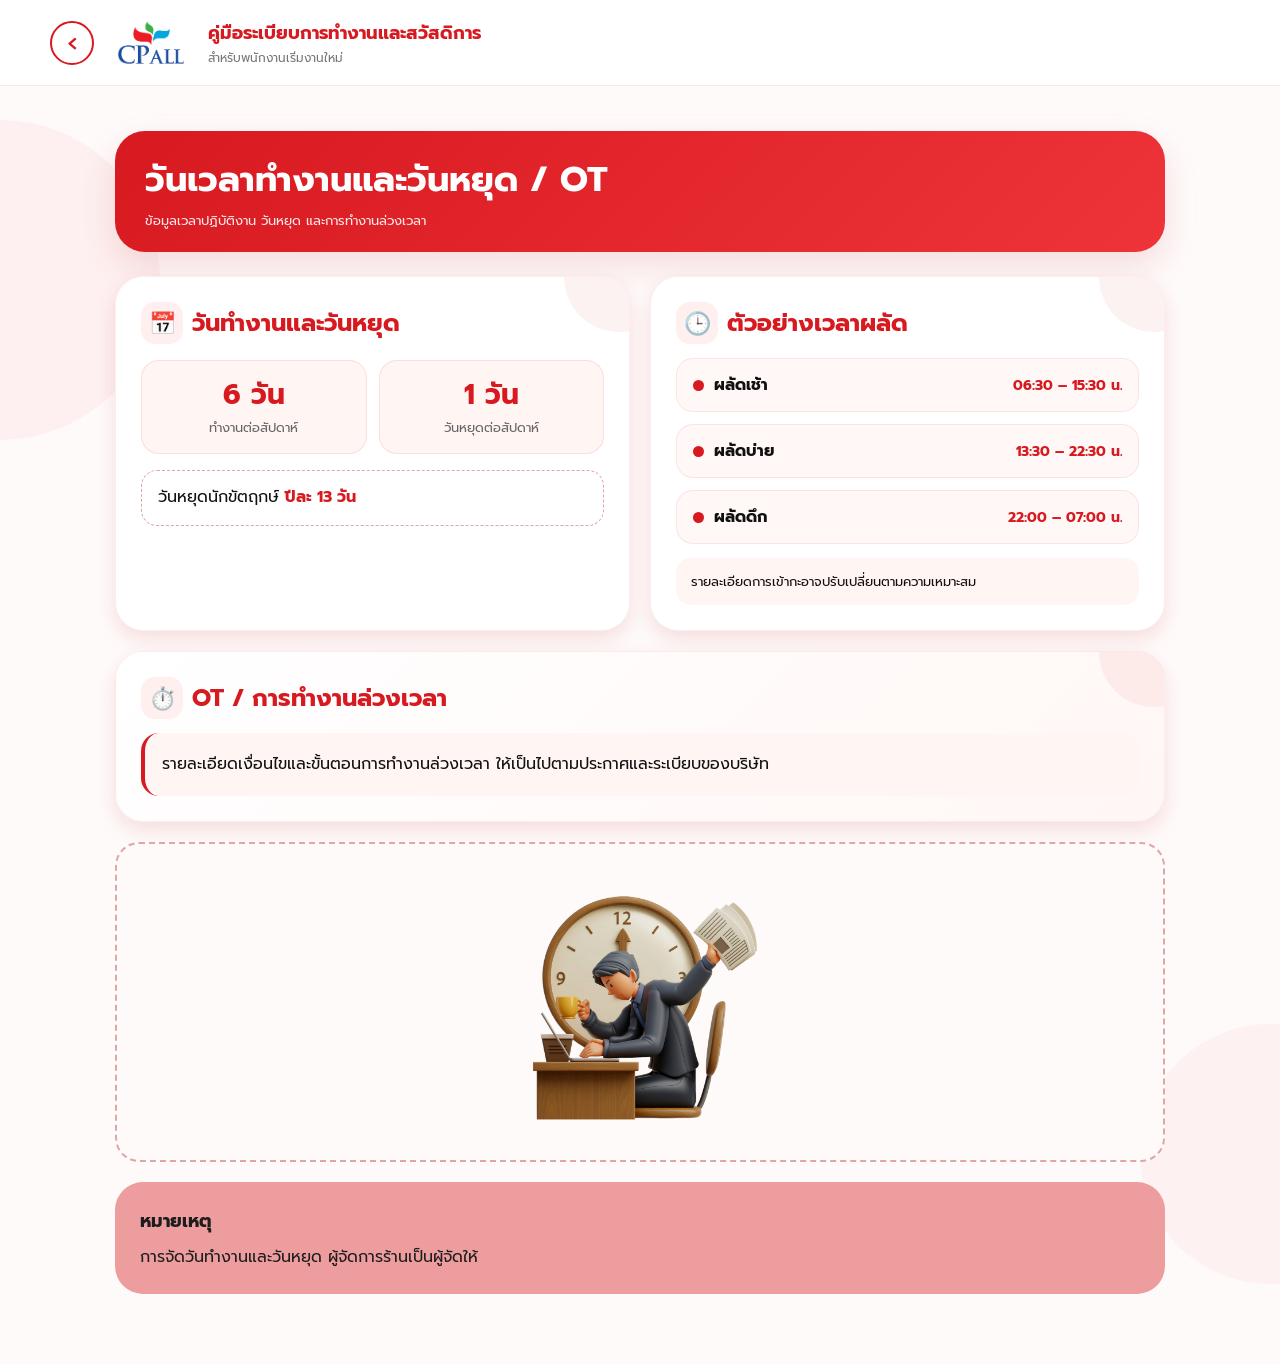
<file: pages/working-time.html>
<!doctype html>
<html lang="th">
<head>
  <meta charset="utf-8">
  <meta name="viewport" content="width=device-width,initial-scale=1">
  <title>วันเวลาทำงานและวันหยุด / OT</title>
  <link rel="stylesheet" href="../css/style.css">

  <style>
    /* หัวข้อและข้อความเน้น */
    .work-highlight {
      color: #d71920;
      font-weight: 700;
    }

    .work-card h2 {
      display: flex;
      align-items: center;
      gap: 9px;
      margin-bottom: 14px;
    }

    .work-card p,
    .work-card li {
      line-height: 1.9;
    }

    /* การ์ดข้อมูล */
    .work-card {
      position: relative;
      overflow: hidden;
      transition: transform .3s ease, box-shadow .3s ease;
      animation: workFadeUp .7s both;
    }

    .work-card::before {
      content: "";
      position: absolute;
      width: 110px;
      height: 110px;
      border-radius: 50%;
      background: rgba(215,25,32,.055);
      top: -55px;
      right: -45px;
      transition: transform .4s ease;
      pointer-events: none;
    }

    .work-card:hover {
      transform: translateY(-6px);
      box-shadow: 0 16px 30px rgba(170,20,25,.16);
    }

    .work-card:hover::before {
      transform: scale(1.5);
    }

    .work-card > * {
      position: relative;
      z-index: 1;
    }

    .work-icon {
      width: 42px;
      height: 42px;
      border-radius: 14px;
      display: inline-flex;
      align-items: center;
      justify-content: center;
      flex-shrink: 0;
      background: #fff0ef;
      color: #d71920;
      font-size: 22px;
    }

    /* วันทำงาน */
    .work-days {
      display: grid;
      grid-template-columns: 1fr 1fr;
      gap: 12px;
      margin: 16px 0;
    }

    .work-day-box {
      padding: 16px 10px;
      border-radius: 18px;
      background: #fff5f3;
      text-align: center;
      border: 1px solid rgba(215,25,32,.1);
    }

    .work-day-box strong {
      display: block;
      color: #d71920;
      font-size: 28px;
      line-height: 1.3;
    }

    .work-day-box span {
      display: block;
      margin-top: 5px;
      font-size: 13px;
      color: #666;
    }

    .holiday-box {
      margin-top: 12px;
      padding: 13px 16px;
      background: #fff;
      border: 1px dashed #e7a3a3;
      border-radius: 16px;
      line-height: 1.7;
    }

    /* ตารางผลัด */
    .shift-list {
      display: grid;
      gap: 12px;
      margin-top: 12px;
    }

    .shift-item {
      display: flex;
      align-items: center;
      justify-content: space-between;
      gap: 12px;
      padding: 14px 16px;
      background: #fff8f6;
      border: 1px solid rgba(215,25,32,.09);
      border-radius: 17px;
      transition: transform .25s ease, background .25s ease;
    }

    .shift-item:hover {
      transform: translateX(5px);
      background: #fff0ef;
    }

    .shift-name {
      display: flex;
      align-items: center;
      gap: 10px;
      font-weight: 700;
    }

    .shift-dot {
      width: 11px;
      height: 11px;
      border-radius: 50%;
      background: #d71920;
      flex-shrink: 0;
    }

    .shift-time {
      color: #d71920;
      font-weight: 700;
      text-align: right;
      white-space: nowrap;
      font-size: 14px;
    }

    .shift-note {
      margin-top: 14px;
      padding: 12px 15px;
      border-radius: 15px;
      background: #fff5f3;
      font-size: 13px;
      line-height: 1.8;
    }

    /* OT */
    .ot-card {
      background: linear-gradient(135deg, #fff, #fff7f5);
    }

    .ot-message {
      padding: 17px;
      border-radius: 18px;
      background: #fff5f3;
      border-left: 4px solid #d71920;
      line-height: 1.8;
    }

    /* รูปประกอบ */
    .work-image {
      grid-column: 1 / -1;
      min-height: 220px;
      padding: 18px;
      display: flex;
      align-items: center;
      justify-content: center;
      overflow: hidden;
      animation: workFadeUp .8s .25s both;
    }

    .work-image img {
      display: block;
      width: 100%;
      max-width: 650px;
      height: 280px;
      object-fit: contain;
      object-position: center;
      transition: transform .45s ease, filter .45s ease;
      animation: workFloat 4s ease-in-out infinite;
    }

    .work-image:hover img {
      transform: scale(1.04);
      filter: drop-shadow(0 10px 14px rgba(0,0,0,.12));
    }

    /* หมายเหตุ */
    .work-note {
      grid-column: 1 / -1;
      animation: workFadeUp .8s .35s both;
    }

    .work-note strong {
      display: block;
      margin-bottom: 5px;
      font-size: 18px;
    }

    .work-note p {
      margin: 0;
      line-height: 1.8;
    }

    /* Animation */
    @keyframes workFadeUp {
      from {
        opacity: 0;
        transform: translateY(22px);
      }
      to {
        opacity: 1;
        transform: translateY(0);
      }
    }

    @keyframes workFloat {
      0%, 100% {
        transform: translateY(0);
      }
      50% {
        transform: translateY(-6px);
      }
    }

    @media (max-width: 600px) {
      .work-days {
        gap: 9px;
      }

      .work-day-box {
        padding: 13px 8px;
      }

      .work-day-box strong {
        font-size: 24px;
      }

      .shift-item {
        align-items: flex-start;
        flex-direction: column;
        gap: 5px;
      }

      .shift-time {
        padding-left: 21px;
        text-align: left;
      }

      .work-image {
        min-height: 170px;
        padding: 10px;
      }

      .work-image img {
        height: 210px;
        max-height: 45vh;
      }
    }

    @media (prefers-reduced-motion: reduce) {
      .work-card,
      .work-image,
      .work-note,
      .work-image img {
        animation: none !important;
        transition: none !important;
      }
    }
  </style>
</head>

<body>
<div class="page content-page">

  <header class="header">
    <div class="header-inner">
      <a class="back" href="../menu.html">‹</a>

      <img
        src="../assets/logo.png"
        class="logo"
        alt="Logo"
        onerror="this.style.visibility='hidden'"
      >

      <div>
        <div class="header-title">คู่มือระเบียบการทำงานและสวัสดิการ</div>
        <div class="header-sub">สำหรับพนักงานเริ่มงานใหม่</div>
      </div>
    </div>
  </header>

  <main class="container">

    <div class="content-title fade-up">
      <h1>วันเวลาทำงานและวันหยุด / OT</h1>
      <p>ข้อมูลเวลาปฏิบัติงาน วันหยุด และการทำงานล่วงเวลา</p>
    </div>

    <div class="content-layout">

      <!-- วันทำงานและวันหยุด -->
      <div class="card work-card fade-up">
        <h2>
          <span class="work-icon">📅</span>
          วันทำงานและวันหยุด
        </h2>

        <div class="work-days">
          <div class="work-day-box">
            <strong>6 วัน</strong>
            <span>ทำงานต่อสัปดาห์</span>
          </div>

          <div class="work-day-box">
            <strong>1 วัน</strong>
            <span>วันหยุดต่อสัปดาห์</span>
          </div>
        </div>

        <div class="holiday-box">
          วันหยุดนักขัตฤกษ์
          <span class="work-highlight">ปีละ 13 วัน</span>
        </div>
      </div>

      <!-- เวลาผลัด -->
      <div class="card work-card fade-up delay-1">
        <h2>
          <span class="work-icon">🕒</span>
          ตัวอย่างเวลาผลัด
        </h2>

        <div class="shift-list">

          <div class="shift-item">
            <div class="shift-name">
              <span class="shift-dot"></span>
              ผลัดเช้า
            </div>
            <div class="shift-time">06:30 – 15:30 น.</div>
          </div>

          <div class="shift-item">
            <div class="shift-name">
              <span class="shift-dot"></span>
              ผลัดบ่าย
            </div>
            <div class="shift-time">13:30 – 22:30 น.</div>
          </div>

          <div class="shift-item">
            <div class="shift-name">
              <span class="shift-dot"></span>
              ผลัดดึก
            </div>
            <div class="shift-time">22:00 – 07:00 น.</div>
          </div>

        </div>

        <div class="shift-note">
          รายละเอียดการเข้ากะอาจปรับเปลี่ยนตามความเหมาะสม
        </div>
      </div>

      <!-- OT -->
      <div class="card full work-card ot-card fade-up delay-2">
        <h2>
          <span class="work-icon">⏱️</span>
          OT / การทำงานล่วงเวลา
        </h2>

        <div class="ot-message">
          รายละเอียดเงื่อนไขและขั้นตอนการทำงานล่วงเวลา
          ให้เป็นไปตามประกาศและระเบียบของบริษัท
        </div>
      </div>

      <!-- รูปประกอบ -->
      <div class="placeholder full work-image fade-up delay-3">
        <img
          src="../assets/work-time.png"
          alt="วันเวลาทำงาน วันหยุด และ OT"
        >
      </div>

      <!-- หมายเหตุ -->
      <div class="note full work-note fade-up delay-4">
        <strong>หมายเหตุ</strong>
        <p>
          การจัดวันทำงานและวันหยุด ผู้จัดการร้านเป็นผู้จัดให้
        </p>
      </div>

    </div>
  </main>
</div>

<script src="../js/main.js"></script>
</body>
</html>
</file>
<file: css/style.css>
@import url('https://fonts.googleapis.com/css2?family=Prompt:wght@300;400;500;600;700;800&display=swap');

:root{
  --red:#d71920;
  --red2:#ee3439;
  --red-dark:#b90f15;
  --red-soft:#fff3f1;
  --pink:#f4aaa9;
  --pink-soft:#fff8f6;
  --ink:#171717;
  --muted:#777;
  --white:#fff;
  --shadow:0 14px 35px rgba(170,20,25,.13);
  --shadow2:0 8px 20px rgba(170,20,25,.12);
}

*{box-sizing:border-box}
html{scroll-behavior:smooth}
body{
  margin:0;
  min-height:100vh;
  font-family:"Prompt",sans-serif;
  color:var(--ink);
  background:
    radial-gradient(circle at 10% 10%,rgba(215,25,32,.06),transparent 28%),
    radial-gradient(circle at 90% 90%,rgba(215,25,32,.05),transparent 30%),
    #fff;
  overflow-x:hidden;
}
a{text-decoration:none;color:inherit}
button{font:inherit}
img{max-width:100%;display:block}

.page{
  min-height:100vh;
  position:relative;
  overflow:hidden;
}

.page::before,
.page::after{
  content:"";
  position:absolute;
  border-radius:50%;
  pointer-events:none;
  z-index:0;
}
.page::before{
  width:320px;height:320px;
  background:rgba(215,25,32,.045);
  left:-160px;top:120px;
}
.page::after{
  width:260px;height:260px;
  background:rgba(244,170,169,.12);
  right:-120px;bottom:80px;
}

.container{
  width:min(1180px,calc(100% - 36px));
  margin:auto;
  position:relative;
  z-index:1;
}

.fade-up{
  animation:fadeUp .7s cubic-bezier(.2,.8,.2,1) both;
}
.delay-1{animation-delay:.08s}
.delay-2{animation-delay:.16s}
.delay-3{animation-delay:.24s}
.delay-4{animation-delay:.32s}
.delay-5{animation-delay:.40s}
.delay-6{animation-delay:.48s}

@keyframes fadeUp{
  from{opacity:0;transform:translateY(22px)}
  to{opacity:1;transform:translateY(0)}
}
@keyframes float{
  0%,100%{transform:translateY(0)}
  50%{transform:translateY(-8px)}
}
@keyframes pulse{
  0%,100%{box-shadow:0 10px 25px rgba(215,25,32,.18)}
  50%{box-shadow:0 16px 38px rgba(215,25,32,.32)}
}
@keyframes shine{
  0%{transform:translateX(-120%)}
  55%,100%{transform:translateX(140%)}
}

/* ---------- common header ---------- */
.header{
  min-height:86px;
  background:rgba(255,255,255,.90);
  backdrop-filter:blur(14px);
  border-bottom:1px solid rgba(215,25,32,.10);
  display:flex;
  align-items:center;
  position:sticky;
  top:0;
  z-index:20;
}
.header-inner{
  width:min(1180px,calc(100% - 36px));
  margin:auto;
  display:flex;
  align-items:center;
  gap:18px;
}
.logo{
  width:78px;
  height:58px;
  object-fit:contain;
}
.header-title{
  font-size:18px;
  font-weight:700;
  color:var(--red);
}
.header-sub{
  font-size:12px;
  color:#777;
  margin-top:2px;
}
.back{
  width:44px;height:44px;
  border-radius:50%;
  background:#fff;
  color:var(--red);
  border:2px solid var(--red);
  display:flex;align-items:center;justify-content:center;
  font-size:29px;
  transition:.25s;
}
.back:hover{background:var(--red);color:#fff;transform:translateX(-3px)}

.btn{
  display:inline-flex;
  align-items:center;
  justify-content:center;
  min-height:48px;
  padding:11px 28px;
  border-radius:999px;
  font-weight:700;
  transition:.25s;
  position:relative;
  overflow:hidden;
}
.btn::after{
  content:"";
  position:absolute;
  top:0;bottom:0;width:55%;
  background:linear-gradient(90deg,transparent,rgba(255,255,255,.30),transparent);
  transform:translateX(-130%);
}
.btn:hover::after{animation:shine .8s}
.btn.red{
  color:#fff;
  background:linear-gradient(135deg,var(--red),var(--red2));
  box-shadow:var(--shadow2);
}
.btn.red:hover{transform:translateY(-3px);box-shadow:0 14px 28px rgba(215,25,32,.25)}
.btn.white{
  color:var(--red);
  background:#fff;
  border:2px solid var(--red);
}

/* ---------- landing ---------- */
.landing{
  min-height:100vh;
  display:grid;
  grid-template-columns:1fr 1.25fr;
  background:#fff;
}
.landing-visual{
  position:relative;
  min-height:100vh;
  background:
    radial-gradient(circle at 25% 25%,rgba(215,25,32,.07),transparent 30%),
    linear-gradient(145deg,#fff,#fff7f5);
  display:flex;
  align-items:center;
  justify-content:center;
  overflow:hidden;
}
.landing-visual::before{
  content:"";
  position:absolute;
  width:520px;height:520px;
  border-radius:50%;
  border:1px solid rgba(215,25,32,.08);
  animation:float 5s ease-in-out infinite;
}
.landing-logo{
  width:min(260px,48%);
  object-fit:contain;
  position:relative;
  z-index:2;
  animation:fadeUp .8s both, float 5s 1s ease-in-out infinite;
}
.landing-photo{
  position:absolute;
  left:10%;
  right:10%;
  bottom:7%;
  height:120px;
  border-radius:35px;
  border:2px dashed #e8aaa8;
  background:#fff;
  display:flex;
  align-items:center;
  justify-content:center;
  overflow:hidden;
}
.landing-content{
  min-height:100vh;
  padding:60px clamp(25px,7vw,100px);
  display:flex;
  flex-direction:column;
  justify-content:center;
  align-items:flex-start;
  position:relative;
}
.kicker{
  color:var(--red);
  font-weight:700;
  letter-spacing:1px;
  font-size:14px;
  margin-bottom:8px;
}
.landing-content h1{
  margin:0;
  font-size:clamp(38px,5vw,68px);
  line-height:1.08;
  font-weight:800;
}
.landing-content h2{
  margin:14px 0 0;
  font-size:clamp(19px,2.1vw,29px);
  line-height:1.55;
  font-weight:500;
}
.landing-line{
  width:90px;height:6px;border-radius:10px;
  background:var(--red);
  margin:25px 0 32px;
}
.landing-actions{
  display:flex;
  flex-wrap:wrap;
  gap:12px;
}
.qr-box{
  margin-top:28px;
  width:120px;height:120px;
  border:2px dashed #d9a5a5;
  border-radius:18px;
  display:flex;align-items:center;justify-content:center;
  text-align:center;
  color:#999;font-size:11px;
  background:#fff;
}

/* ---------- menu ---------- */
.menu-page{padding-bottom:60px}
.menu-head{text-align:center;padding:58px 0 25px}
.menu-head h1{font-size:clamp(30px,4vw,46px);margin:0;font-weight:800}
.menu-head p{margin:9px 0 0;color:#777}
.menu-head .red-line{margin:18px auto 0}
.red-line{width:70px;height:5px;background:var(--red);border-radius:10px}

.menu-grid{
  margin:25px auto 0;
  display:grid;
  grid-template-columns:repeat(3,1fr);
  gap:22px;
  width:min(900px,100%);
}
.menu-item{
  background:#fff;
  border:3px solid var(--red);
  color:var(--red);
  border-radius:28px;
  padding:24px 18px;
  display:flex;
  flex-direction:column;
  align-items:center;
  justify-content:center;
  min-height:185px;
  box-shadow:0 12px 24px rgba(215,25,32,.15);
  transition:all .28s cubic-bezier(.2,.8,.2,1);
  position:relative;
  overflow:hidden;
  -webkit-tap-highlight-color:transparent;
}
.menu-item::before{
  content:"";
  position:absolute;
  width:140px;height:140px;
  border-radius:50%;
  background:rgba(215,25,32,.06);
  top:-85px;right:-70px;
  transition:.35s;
}
.menu-item:hover{
  background:#fff7f6;
  transform:translateY(-8px) scale(1.025);
  box-shadow:0 20px 34px rgba(215,25,32,.22);
}
.menu-item:hover::before{transform:scale(1.7)}
.menu-icon{
  width:78px;height:78px;
  object-fit:contain;
  margin-bottom:12px;
  filter:drop-shadow(0 8px 12px rgba(0,0,0,.14));
  animation:float 4s ease-in-out infinite;
}
.menu-item:nth-child(2) .menu-icon{animation-delay:.2s}
.menu-item:nth-child(3) .menu-icon{animation-delay:.4s}
.menu-item:nth-child(4) .menu-icon{animation-delay:.6s}
.menu-item:nth-child(5) .menu-icon{animation-delay:.8s}
.menu-item:nth-child(6) .menu-icon{animation-delay:1s}
.menu-item:nth-child(7) .menu-icon{animation-delay:1.2s}
.menu-item:nth-child(8) .menu-icon{animation-delay:1.4s}
.menu-item:nth-child(9) .menu-icon{animation-delay:1.6s}
.label{
  font-weight:800;
  text-align:center;
  line-height:1.4;
  font-size:16px;
  position:relative;
  z-index:1;
}
.menu-footer{text-align:center;margin-top:28px}

/* ---------- content ---------- */
.content-page{padding-bottom:70px}
.content-title{
  margin:45px auto 24px;
  width:min(1050px,100%);
  background:linear-gradient(135deg,var(--red),var(--red2));
  color:#fff;
  border-radius:30px;
  padding:22px 30px;
  box-shadow:var(--shadow);
  position:relative;
  overflow:hidden;
}
.content-title::after{
  content:"";
  position:absolute;inset:0;
  width:45%;
  background:linear-gradient(90deg,transparent,rgba(255,255,255,.18),transparent);
  transform:translateX(-130%);
  animation:shine 3.5s infinite;
}
.content-title h1{margin:0;font-size:clamp(24px,3vw,35px)}
.content-title p{margin:5px 0 0;opacity:.9;font-size:13px}

.content-layout{
  width:min(1050px,100%);
  margin:auto;
  display:grid;
  grid-template-columns:repeat(2,1fr);
  gap:20px;
}
.card{
  background:#fff;
  border-radius:28px;
  padding:25px;
  box-shadow:var(--shadow2);
  border:1px solid rgba(215,25,32,.07);
}
.card h2,.card h3{margin:0 0 12px;color:var(--red)}
.card p,.card li{font-size:14px;line-height:1.9}
.card ul{margin:0;padding-left:22px}
.card.full{grid-column:1/-1}
.note{
  background:#ee9d9f;
  color:#1d1d1d;
  border-radius:28px;
  padding:23px 25px;
  line-height:1.8;
}
.note strong{font-size:20px;display:block}
.placeholder{
  min-height:190px;
  border:2px dashed #dfa6a6;
  background:#fffafa;
  border-radius:24px;
  display:flex;
  flex-direction:column;
  align-items:center;
  justify-content:center;
  text-align:center;
  color:#a07070;
  padding:20px;
}
.placeholder b{color:var(--red);font-size:18px}
.placeholder small{margin-top:7px;color:#999}

/* dress */
.dress-list{display:grid;gap:15px}
.dress-item{
  display:grid;
  grid-template-columns:105px 1fr;
  align-items:center;
  gap:18px;
  padding:17px;
  background:#fff;
  border-radius:25px;
  box-shadow:var(--shadow2);
}
.dress-img{
  width:105px;height:105px;
  border-radius:50%;
  border:2px dashed #d9a5a5;
  background:#fafafa;
  display:flex;align-items:center;justify-content:center;
  text-align:center;font-size:10px;color:#999;
}
.dress-item h3{margin:0 0 5px;color:#222}
.dress-item p{margin:0;font-size:13px;line-height:1.7}
.red-text{color:var(--red)!important}

/* leave */
.leave-list{display:grid;gap:15px}
.leave-item{
  display:grid;
  grid-template-columns:90px 1fr;
  gap:18px;
  align-items:center;
  background:#fff;
  border-radius:25px;
  padding:17px;
  box-shadow:var(--shadow2);
}
.leave-icon{
  width:82px;height:82px;
  border-radius:50%;
  background:#fae1d5;
  border:2px dashed #dda8a0;
  display:flex;align-items:center;justify-content:center;
  text-align:center;color:#999;font-size:10px;
}
.leave-item h3{margin:0 0 4px;color:var(--red)}
.leave-item p{margin:0;font-size:13px;line-height:1.7}

/* no calendar: salary uses cards */
.salary-flow{
  display:grid;
  grid-template-columns:repeat(3,1fr);
  gap:16px;
}
.salary-step{
  text-align:center;
  padding:24px;
  background:#fff;
  border-radius:26px;
  box-shadow:var(--shadow2);
}
.salary-step .number{
  width:56px;height:56px;border-radius:50%;
  background:var(--red);color:#fff;
  margin:0 auto 12px;
  display:flex;align-items:center;justify-content:center;
  font-size:22px;font-weight:800;
}

/* mobile */
@media(max-width:900px){
  .landing{grid-template-columns:1fr}
  .landing-visual{min-height:38vh}
  .landing-logo{width:170px}
  .landing-photo{height:70px;bottom:16px}
  .landing-content{min-height:auto;padding:55px 25px 65px;align-items:center;text-align:center}
  .landing-line{margin:22px auto 28px}
  .landing-actions{justify-content:center}
  .qr-box{margin-left:auto;margin-right:auto}
  .menu-grid{grid-template-columns:repeat(2,1fr)}
  .content-layout{grid-template-columns:1fr}
  .card.full{grid-column:auto}
  .salary-flow{grid-template-columns:1fr}
}
@media(max-width:560px){
  .container,.header-inner{width:min(100% - 24px,1180px)}
  .header{min-height:74px}
  .logo{width:65px;height:50px}
  .header-title{font-size:15px}
  .header-sub{font-size:10px}
  .back{width:40px;height:40px;font-size:25px}
  .menu-head{padding-top:38px}
  .menu-grid{grid-template-columns:1fr;gap:16px}
  .menu-item{min-height:150px}
  .menu-icon{width:70px;height:70px}
  .content-title{margin-top:28px;padding:19px 20px;border-radius:23px}
  .card{padding:20px;border-radius:23px}
  .dress-item{grid-template-columns:80px 1fr}
  .dress-img{width:80px;height:80px}
  .leave-item{grid-template-columns:70px 1fr}
  .leave-icon{width:66px;height:66px}
  .landing-content h1{font-size:38px}
}
@media(prefers-reduced-motion:reduce){
  *,*::before,*::after{animation-duration:.01ms!important;animation-iteration-count:1!important;transition-duration:.01ms!important}
}
@media(max-width:900px){
  .landing{
    grid-template-columns:1fr;
  }

  .landing-visual{
    min-height:38vh;
  }

  .landing-logo{
    width:170px;
  }

  .landing-content{
    min-height:auto;
    padding:55px 25px 65px;
    align-items:center;
    text-align:center;
  }

  .landing-line{
    margin:22px auto 28px;
  }

  .landing-actions{
    justify-content:center;
  }
}

@media(max-width:560px){
  .container,
  .header-inner{
    width:min(100% - 24px,1180px);
  }

  .landing-content h1{
    font-size:38px;
  }
}
.landing-photo img {
  display:block;
  width:100%;
  height:100%;
  object-fit:contain;
  object-position:center;
  border-radius:inherit;
}
.qr-box img {
  width: 100%;
  height: 100%;
  object-fit: contain;
  display: block;
}

/* รูปภาพ */
.image-box {
  display: flex;
  align-items: center;
  justify-content: center;
  overflow: hidden;
  border-radius: 12px;
  padding: 10px;
}

/* กำหนดขนาดรูปให้เล็กลง */
.image-box img {
  display: block;
  width: 100%;
  max-width: 480px;
  max-height: 320px;
  height: auto;
  object-fit: contain;
  border-radius: 12px;

  /* Animation */
  transition: transform 0.4s ease, filter 0.4s ease;
  animation: imageFloat 3s ease-in-out infinite;
}

/* รูปที่อยู่เต็มแถว */
.image-box.full {
  grid-column: 1 / -1;
  justify-content: center;
}

/* Hover เมื่อเอาเมาส์ชี้ */
.image-box img:hover {
  transform: scale(1.04);
  filter: drop-shadow(0 6px 10px rgba(0, 0, 0, 0.12));
}

/* แอนิเมชันลอยเบา ๆ */
@keyframes imageFloat {
  0%, 100% {
    transform: translateY(0);
  }
  50% {
    transform: translateY(-5px);
  }
}

/* มือถือ */
@media (max-width: 600px) {
  .image-box {
    padding: 5px;
  }

  .image-box img {
    max-width: 100%;
    max-height: 230px;
  }
}
.leave-list {
  margin-bottom: 0;
}
/* รายการวันลา */
.leave-list {
  display: flex;
  flex-direction: column;
  gap: 16px;
  width: 100%;
  margin-bottom: 30px;
}

/* กล่องแต่ละรายการ */
.leave-item {
  display: flex;
  align-items: center;
  gap: 20px;
  width: 100%;
  min-height: 130px;
  padding: 20px;
  background: #fff;
  border-radius: 24px;
  box-shadow: 0 8px 25px rgba(180, 0, 20, 0.08);
  box-sizing: border-box;
}

/* รูปไอคอน */
.leave-icon {
  width: 110px;
  height: 110px;
  flex-shrink: 0;
  display: flex;
  align-items: center;
  justify-content: center;
  border: 2px dashed #e8aaaa;
  border-radius: 50%;
  overflow: hidden;
}

.leave-icon img {
  width: 75%;
  height: 75%;
  object-fit: contain;
}

/* มือถือ */
@media (max-width: 600px) {
  .leave-item {
    min-height: 100px;
    padding: 14px;
    gap: 14px;
  }

  .leave-icon {
    width: 75px;
    height: 75px;
  }
}



/* ---------- landing photo refinement ---------- */
@media(max-width:900px){
  .landing-photo{
    left:8%;
    right:8%;
    bottom:16px;
    height:76px;
    border-radius:22px;
  }
}
@media(max-width:560px){
  .landing-photo{
    height:68px;
  }
}
/* หมายเหตุพร้อมรูปฮิญาบด้านขวา */
.note-hijab {
  display: flex;
  align-items: center;
  justify-content: space-between;
  gap: 16px;
}

.note-hijab-text {
  flex: 1;
  min-width: 0;
}

.note-hijab-text p {
  margin: 8px 0 0;
  line-height: 1.6;
}

.note-hijab-img {
  flex: 0 0 120px;
  width: 120px;
  height: 120px;
  display: flex;
  align-items: center;
  justify-content: center;
}

.note-hijab-img img {
  display: block;
  width: 100%;
  height: 100%;
  object-fit: contain;
}

/* ปรับขนาดสำหรับมือถือ */
@media (max-width: 600px) {
  .note-hijab {
    gap: 10px;
  }

  .note-hijab-img {
    flex-basis: 90px;
    width: 90px;
    height: 100px;
  }
}

/* รายการลา 2 คอลัมน์ */
.leave-list.full {
  grid-column: 1 / -1;
  display: grid;
  grid-template-columns: repeat(2, minmax(0, 1fr));
  gap: 22px;
  width: 100%;
}

/* แอนิเมชันการ์ด */
.leave-item {
  width: 100%;
  min-width: 0;
  box-sizing: border-box;

  opacity: 0;
  animation: leaveFadeUp 0.7s ease forwards;
  transition: transform 0.3s ease, box-shadow 0.3s ease;
}

/* แสดงการ์ดไล่ทีละใบ */
.leave-item:nth-child(1) { animation-delay: 0.1s; }
.leave-item:nth-child(2) { animation-delay: 0.2s; }
.leave-item:nth-child(3) { animation-delay: 0.3s; }
.leave-item:nth-child(4) { animation-delay: 0.4s; }
.leave-item:nth-child(5) { animation-delay: 0.5s; }

/* เอฟเฟกต์ตอนชี้การ์ด */
.leave-item:hover {
  transform: translateY(-6px);
  box-shadow: 0 14px 30px rgba(220, 20, 40, 0.12);
}

/* เอฟเฟกต์เลื่อนขึ้นและจางเข้ามา */
@keyframes leaveFadeUp {
  from {
    opacity: 0;
    transform: translateY(25px);
  }
  to {
    opacity: 1;
    transform: translateY(0);
  }
}

/* มือถือเรียง 1 คอลัมน์ */
@media (max-width: 768px) {
  .leave-list.full {
    grid-template-columns: 1fr;
    gap: 16px;
  }
}

/* รองรับผู้ใช้ที่ตั้งค่าลดการเคลื่อนไหว */
@media (prefers-reduced-motion: reduce) {
  .leave-item {
    animation: none;
    opacity: 1;
    transition: none;
  }
}

/* ปรับเฉพาะรูป pic1 */
.landing-photo {
  width: 100%;
  max-width: 520px;
  height: 180px;
  display: flex;
  align-items: center;
  justify-content: center;
  overflow: hidden;
}

.landing-photo img {
  width: 100%;
  height: 100%;
  object-fit: contain;
  display: block;
}
/* =========================================
   LANDING PAGE
   ========================================= */

.landing {
  width: 100%;
  min-height: 100vh;

  display: flex;
  flex-direction: column;
  align-items: center;

  overflow: hidden;

  padding: 35px 20px 50px;
}


/* =========================================
   LOGO
   ========================================= */

.landing-logo-wrap {
  width: 100%;

  display: flex;
  justify-content: center;
  align-items: center;

  margin-bottom: 20px;
}

.landing-logo {
  width: min(280px, 70vw);
  height: auto;

  object-fit: contain;

  display: block;
}


/* =========================================
   PIC1
   อยู่ด้านล่าง LOGO
   ========================================= */

.landing-photo {
  width: min(900px, 94vw);

  display: flex;
  justify-content: center;
  align-items: center;

  margin-bottom: 65px;
}

.landing-photo img {
  width: 100%;
  height: auto;

  display: block;

  object-fit: contain;
}


/* =========================================
   CONTENT
   ========================================= */

.landing-content {
  width: 100%;
  max-width: 900px;

  display: flex;
  flex-direction: column;
  align-items: center;

  text-align: center;
}


/* =========================================
   KICKER
   ========================================= */

.kicker {
  font-size: clamp(18px, 3vw, 32px);
  font-weight: 700;

  color: #d71920;

  letter-spacing: 1px;

  margin-bottom: 15px;
}


/* =========================================
   TITLE
   ========================================= */

.landing-content h1 {
  margin: 0 0 15px;

  font-size: clamp(55px, 9vw, 95px);
  line-height: 1;

  font-weight: 800;

  color: #111;
}


/* =========================================
   SUB TITLE
   ========================================= */

.landing-content h2 {
  margin: 0;

  font-size: clamp(25px, 4vw, 45px);
  line-height: 1.5;

  font-weight: 600;

  color: #111;
}


/* =========================================
   RED LINE
   ========================================= */

.landing-line {
  width: 190px;
  height: 12px;

  margin: 35px 0 40px;

  background: #e92332;

  border-radius: 999px;
}


/* =========================================
   BUTTONS
   ========================================= */

.landing-actions {
  width: 100%;

  display: flex;
  justify-content: center;
  align-items: center;

  gap: 25px;

  margin-bottom: 60px;
}

.btn {
  min-width: 260px;

  padding: 20px 35px;

  border-radius: 60px;

  font-size: 26px;
  font-weight: 700;

  text-decoration: none;

  text-align: center;

  transition:
    transform 0.25s ease,
    box-shadow 0.25s ease;
}

.btn:hover {
  transform: translateY(-4px);
}

.btn.red {
  color: white;
  background: #e92332;

  box-shadow: 0 12px 30px rgba(233, 35, 50, 0.2);
}

.btn.white {
  color: #d71920;

  background: white;

  border: 4px solid #d71920;
}


/* =========================================
   QR CODE
   ========================================= */

.qr-box {
  display: flex;
  justify-content: center;
  align-items: center;

  margin-bottom: 20px;
}

.qr-box img {
  width: min(280px, 55vw);
  height: auto;

  display: block;
}


/* =========================================
   ANIMATION
   ========================================= */

.fade-up {
  opacity: 0;
  transform: translateY(25px);

  animation: fadeUp 0.7s ease forwards;
}

.delay-1 {
  animation-delay: 0.1s;
}

.delay-2 {
  animation-delay: 0.2s;
}

.delay-3 {
  animation-delay: 0.3s;
}

.delay-4 {
  animation-delay: 0.4s;
}

.delay-5 {
  animation-delay: 0.5s;
}

@keyframes fadeUp {
  to {
    opacity: 1;
    transform: translateY(0);
  }
}


/* =========================================
   MOBILE
   ========================================= */

@media (max-width: 600px) {

  .landing {
    padding: 25px 15px 40px;
  }

  .landing-logo {
    width: 230px;
  }

  .landing-photo {
    width: 100%;
    margin-bottom: 45px;
  }

  .kicker {
    font-size: 18px;
  }

  .landing-content h1 {
    font-size: 58px;
  }

  .landing-content h2 {
    font-size: 25px;
    line-height: 1.45;
  }

  .landing-line {
    width: 150px;
    height: 9px;

    margin: 28px 0 30px;
  }

  .landing-actions {
    flex-direction: column;

    width: 100%;

    gap: 15px;

    margin-bottom: 45px;
  }

  .btn {
    width: min(330px, 90vw);

    min-width: 0;

    padding: 17px 20px;

    font-size: 22px;
  }

  .qr-box img {
    width: 210px;
  }
}


/* =========================================
   SMALL MOBILE
   ========================================= */

@media (max-width: 400px) {

  .landing-logo {
    width: 200px;
  }

  .landing-photo {
    margin-bottom: 35px;
  }

  .kicker {
    font-size: 16px;
  }

  .landing-content h1 {
    font-size: 50px;
  }

  .landing-content h2 {
    font-size: 22px;
  }

  .btn {
    font-size: 20px;
  }

  .qr-box img {
    width: 190px;
  }
}
/* =========================================
   PIC1
   ไม่มีกรอบ ไม่มีเส้น ไม่มีพื้นหลัง
   ========================================= */

.landing-photo {
  width: min(900px, 94vw);

  display: flex;
  justify-content: center;
  align-items: center;

  margin: 0 auto 55px;
  padding: 0;

  background: transparent;
  border: none;
  box-shadow: none;
}

.landing-photo img {
  width: 100%;
  max-width: 900px;
  height: auto;

  display: block;

  object-fit: contain;

  /* ไม่มีกรอบ */
  border: none;
  outline: none;
  box-shadow: none;

  /* ทำให้ภาพดูนุ่มและสวยขึ้น */
  border-radius: 0;
}
@media (max-width: 600px) {

  .landing-photo {
    width: 100%;
    margin-bottom: 40px;
  }

  .landing-photo img {
    width: 100%;
    max-width: 100%;
  }

}

@import url('https://fonts.googleapis.com/css2?family=Prompt:wght@300;400;500;600;700;800&display=swap');

* {
  box-sizing: border-box;
}

html,
body {
  margin: 0;
  padding: 0;
  width: 100%;
  min-height: 100%;
}

body {
  font-family: 'Prompt', sans-serif;
  background: #fffafa;
  color: #111;
}


/* =========================================
   PAGE
   ========================================= */

.page {
  width: 100%;
  min-height: 100vh;
}


/* =========================================
   LANDING
   ========================================= */

.landing {
  width: 100%;
  min-height: 100vh;

  display: flex;
  flex-direction: column;
  align-items: center;

  padding: 30px 20px 60px;

  overflow: hidden;
}


/* =========================================
   LOGO
   ========================================= */

.logo-area {
  width: 100%;

  display: flex;
  justify-content: center;
  align-items: center;

  margin-bottom: 35px;
}

.landing-logo {
  display: block;

  width: 240px;
  max-width: 65vw;
  height: auto;

  object-fit: contain;

  border: none;
  outline: none;
  box-shadow: none;
}


/* =========================================
   CONTENT
   ========================================= */

.landing-content {
  width: 100%;
  max-width: 900px;

  display: flex;
  flex-direction: column;
  align-items: center;

  text-align: center;
}


/* =========================================
   KICKER
   ========================================= */

.kicker {
  margin: 0 0 12px;

  font-size: clamp(18px, 3vw, 30px);
  font-weight: 700;

  line-height: 1.3;

  color: #d71920;

  letter-spacing: 1px;
}


/* =========================================
   TITLE
   ========================================= */

.landing-content h1 {
  margin: 0 0 18px;

  font-size: clamp(55px, 8vw, 90px);
  line-height: 1;

  font-weight: 800;

  color: #111;
}


/* =========================================
   SUBTITLE
   ========================================= */

.landing-content h2 {
  margin: 0;

  font-size: clamp(24px, 4vw, 42px);
  line-height: 1.5;

  font-weight: 600;

  color: #111;
}


/* =========================================
   RED LINE
   ========================================= */

.landing-line {
  width: 180px;
  height: 10px;

  margin: 32px 0 35px;

  background: #e92332;

  border-radius: 999px;
}


/* =========================================
   BUTTON
   ========================================= */

.landing-actions {
  width: 100%;

  display: flex;
  justify-content: center;
  align-items: center;

  margin: 0 0 35px;
}

.btn {
  display: flex;
  justify-content: center;
  align-items: center;

  width: 290px;

  padding: 19px 25px;

  border-radius: 60px;

  font-size: 25px;
  font-weight: 700;

  text-decoration: none;

  transition:
    transform .2s ease,
    box-shadow .2s ease;
}

.btn:hover {
  transform: translateY(-3px);
}

.btn.red {
  color: #fff;
  background: #e92332;

  box-shadow: 0 10px 25px rgba(233, 35, 50, .18);
}


/* =========================================
   PIC1
   อยู่ใต้ปุ่ม
   ขนาดเล็กลง
   ========================================= */

.pic1-area {
  width: 100%;

  display: flex;
  justify-content: center;
  align-items: center;

  margin: 0 0 35px;
  padding: 0;
}

.pic1 {
  display: block;

  width: min(650px, 78vw);
  height: auto;

  margin: 0;
  padding: 0;

  object-fit: contain;

  border: none;
  outline: none;
  box-shadow: none;
  border-radius: 0;
}


/* =========================================
   QR CODE
   ========================================= */

.qr-box {
  width: 100%;

  display: flex;
  justify-content: center;
  align-items: center;

  margin: 0;
  padding: 0;
}

.qr-box img {
  display: block;

  width: 210px;
  max-width: 55vw;
  height: auto;

  margin: 0;

  border: none;
  outline: none;
  box-shadow: none;
}


/* =========================================
   MOBILE
   ========================================= */

@media (max-width: 600px) {

  .landing {
    padding: 25px 15px 45px;
  }


  .logo-area {
    margin-bottom: 25px;
  }

  .landing-logo {
    width: 205px;
  }


  .kicker {
    font-size: 17px;
  }


  .landing-content h1 {
    font-size: 54px;
  }


  .landing-content h2 {
    font-size: 22px;
    line-height: 1.5;
  }


  .landing-line {
    width: 145px;
    height: 8px;

    margin: 27px 0 30px;
  }


  .landing-actions {
    margin-bottom: 30px;
  }


  .btn {
    width: min(310px, 85vw);

    padding: 17px 20px;

    font-size: 21px;
  }


  /* PIC1 เล็กลงบนมือถือ */
  .pic1-area {
    margin-bottom: 30px;
  }

  .pic1 {
    width: 78vw;
    max-width: 520px;
  }


  .qr-box img {
    width: 190px;
  }
}


/* =========================================
   SMALL MOBILE
   ========================================= */

@media (max-width: 400px) {

  .landing-logo {
    width: 185px;
  }

  .kicker {
    font-size: 15px;
  }

  .landing-content h1 {
    font-size: 48px;
  }

  .landing-content h2 {
    font-size: 20px;
  }

  .btn {
    width: 85vw;
    font-size: 19px;
  }

  .pic1 {
    width: 75vw;
  }

  .qr-box img {
    width: 175px;
  }
}
</file>
